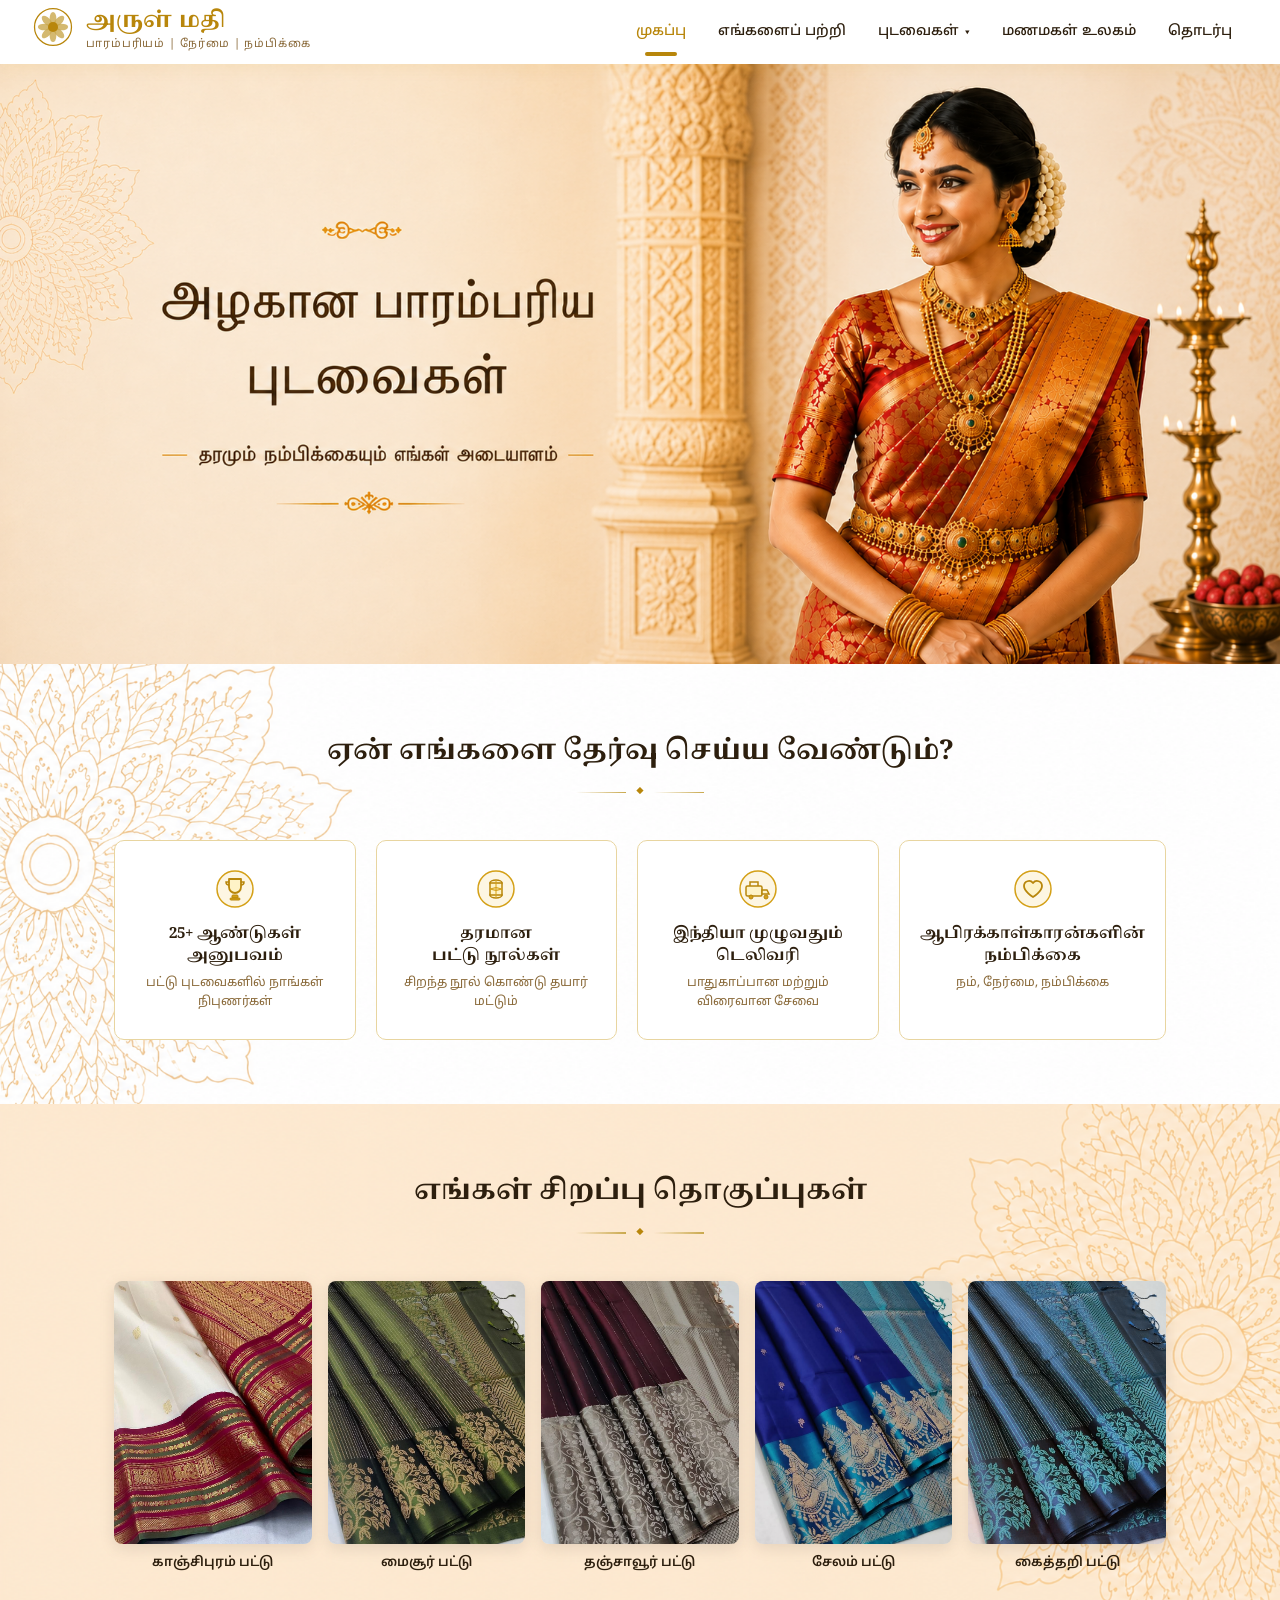
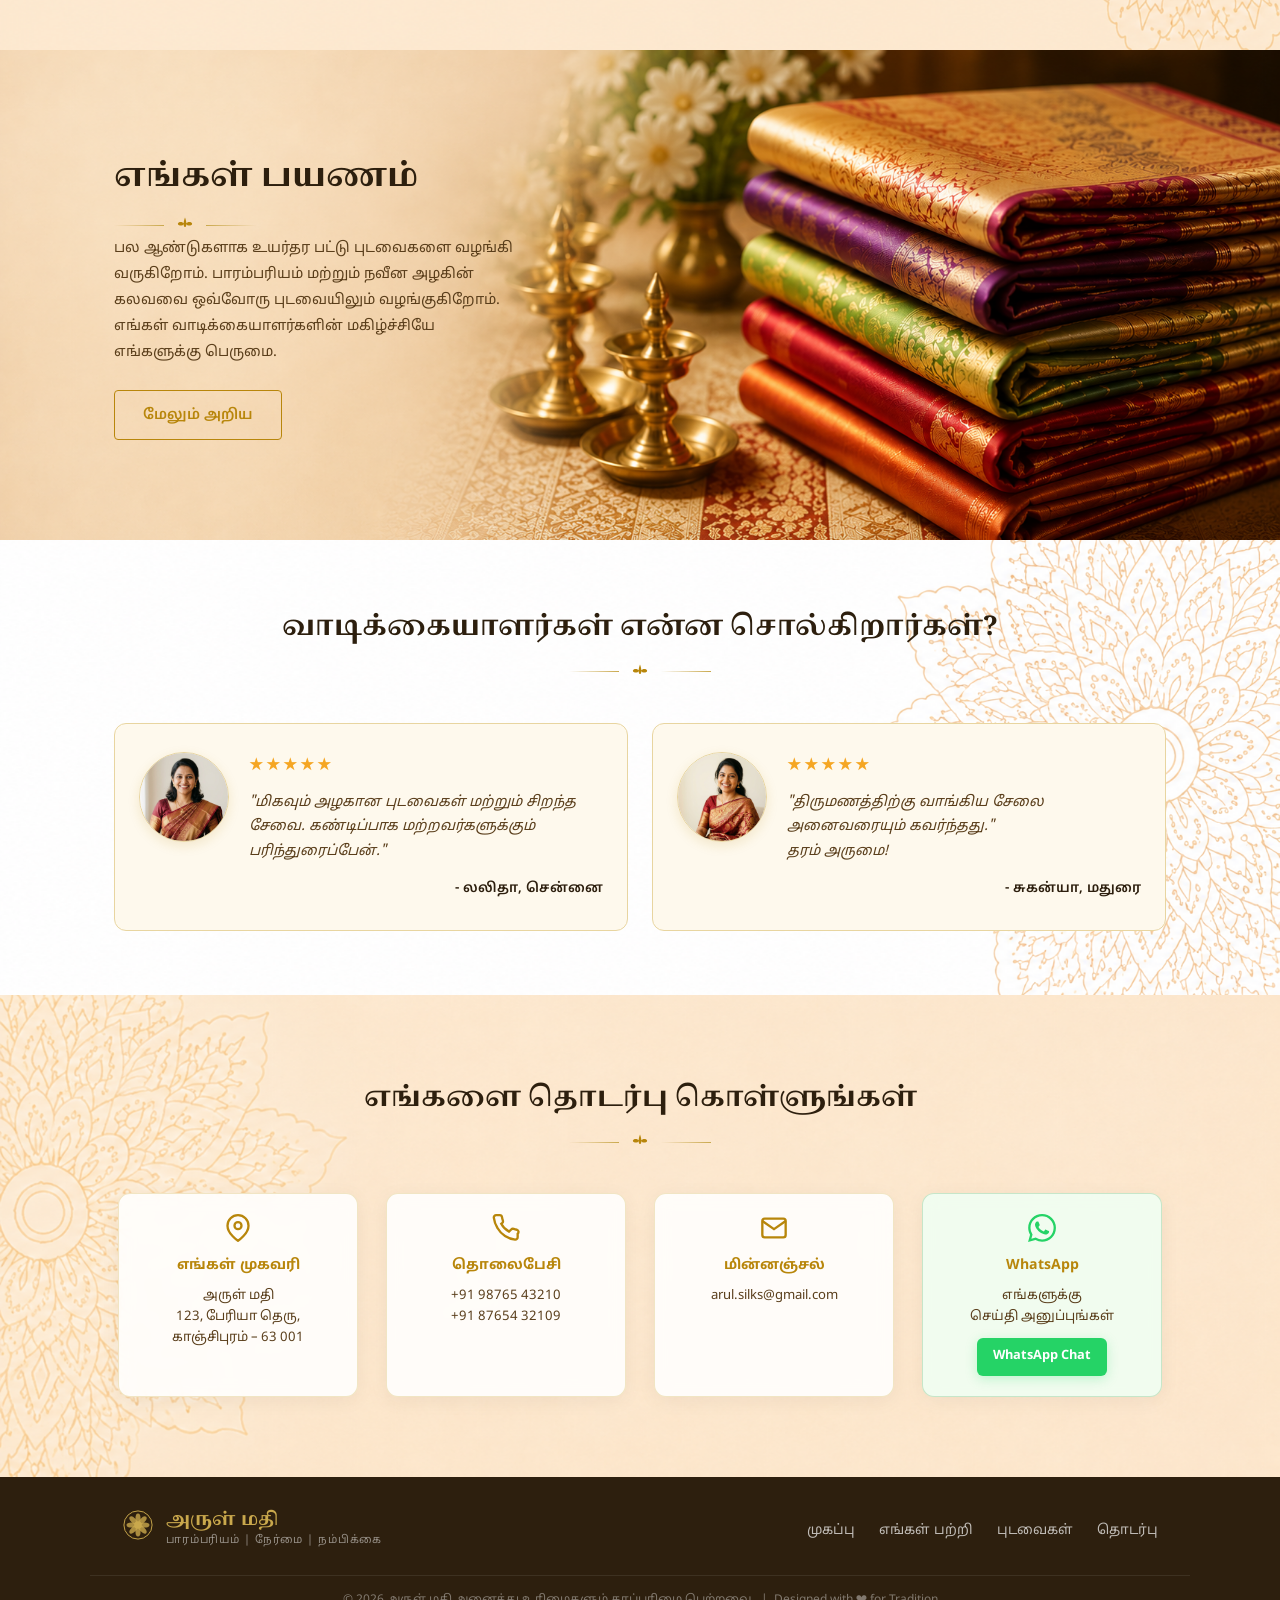
<file: index.html>
<!DOCTYPE html>
<html lang="ta">

<head>
  <meta charset="UTF-8" />
  <meta name="viewport" content="width=device-width, initial-scale=1.0" />
  <title>அருள் மதி - பாரம்பரிய பட்டு புடவைகள்</title>
  <meta name="description"
    content="அருள் மதி - 25+ ஆண்டுகள் அனுபவம். காஞ்சிபுரம் பட்டு புடவைகள், மணமகள் உலகம் மற்றும் பாரம்பரிய டிசைன்கள். தரமும் நம்பிக்கையும் எங்கள் அடையாளம்." />
  <link rel="preconnect" href="https://fonts.googleapis.com" />
  <link rel="preconnect" href="https://fonts.gstatic.com" crossorigin />
  <link
    href="https://fonts.googleapis.com/css2?family=Noto+Sans+Tamil:wght@300;400;500;600;700;800;900&family=Noto+Serif+Tamil:wght@400;500;600;700&display=swap"
    rel="stylesheet" />
  <link rel="stylesheet" href="style.css" />
</head>

<body>

  <!-- ===== HEADER / NAVBAR ===== -->
  <header class="header" id="header">
    <div class="header-top">
      <div class="logo-area">
        <div class="logo-icon">
          <svg viewBox="0 0 50 50" fill="none" xmlns="http://www.w3.org/2000/svg" width="42" height="42">
            <circle cx="25" cy="25" r="22" stroke="#b8860b" stroke-width="1.5" fill="none" />
            <!-- Lotus petals -->
            <ellipse cx="25" cy="15" rx="4" ry="8" fill="#c9a84c" opacity="0.8" />
            <ellipse cx="25" cy="15" rx="4" ry="8" fill="#c9a84c" opacity="0.8" transform="rotate(45 25 25)" />
            <ellipse cx="25" cy="15" rx="4" ry="8" fill="#c9a84c" opacity="0.8" transform="rotate(90 25 25)" />
            <ellipse cx="25" cy="15" rx="4" ry="8" fill="#c9a84c" opacity="0.8" transform="rotate(135 25 25)" />
            <ellipse cx="25" cy="15" rx="4" ry="8" fill="#c9a84c" opacity="0.8" transform="rotate(180 25 25)" />
            <ellipse cx="25" cy="15" rx="4" ry="8" fill="#c9a84c" opacity="0.8" transform="rotate(225 25 25)" />
            <ellipse cx="25" cy="15" rx="4" ry="8" fill="#c9a84c" opacity="0.8" transform="rotate(270 25 25)" />
            <ellipse cx="25" cy="15" rx="4" ry="8" fill="#c9a84c" opacity="0.8" transform="rotate(315 25 25)" />
            <circle cx="25" cy="25" r="6" fill="#b8860b" />
          </svg>
        </div>
        <div class="logo-text">
          <span class="logo-name">அருள் மதி</span>
          <span class="logo-tagline">பாரம்பரியம் | நேர்மை | நம்பிக்கை</span>
        </div>
      </div>
      <nav class="navbar" id="navbar">
        <ul class="nav-links">
          <li><a href="#home" class="nav-link active" id="nav-home">முகப்பு</a></li>
          <li><a href="#about" class="nav-link" id="nav-about">எங்களைப் பற்றி</a></li>
          <li class="dropdown">
            <a href="products.html" class="nav-link" id="nav-collections">புடவைகள் <span class="arrow">▾</span></a>
            <ul class="dropdown-menu">
              <li><a href="products.html">காஞ்சிபுரம் பட்டு</a></li>
              <li><a href="bridal.html">மணமகள் உலகம்</a></li>
              <li><a href="products.html">சில்க் புடவைகள்</a></li>
              <li><a href="products.html">பார்ட்டி வேர்</a></li>
            </ul>
          </li>
          <li><a href="products.html" class="nav-link" id="nav-bridal">மணமகள் உலகம்</a></li>
          <li><a href="#contact" class="nav-link" id="nav-contact">தொடர்பு</a></li>
        </ul>
      </nav>
    </div>
  </header>

  <!-- ===== HERO SECTION ===== -->
  <section class="hero" id="home">
    <div class="hero-content">
      <div class="hero-text">
        <!-- <a href="#collections" class="btn-primary hero-btn">
          <span class="btn-text">புடவைகள் பார்க்க</span>
        </a> -->
      </div>
    </div>
  </section>


  <!-- ===== WHY CHOOSE US ===== -->
  <section class="why-us" id="why-us">
    <div class="container">
      <div class="section-header">
        <h2 class="section-title">ஏன் எங்களை தேர்வு செய்ய வேண்டும்?</h2>
        <div class="title-deco">
          <span class="deco-line-sm"></span>
          <span class="deco-diamond">◆</span>
          <span class="deco-line-sm"></span>
        </div>
      </div>
      <div class="features-grid">
        <div class="feature-card" id="feature-experience">
          <div class="feature-icon">
            <svg viewBox="0 0 40 40" width="40" height="40" fill="none">
              <circle cx="20" cy="20" r="18" fill="#fdf6e3" stroke="#d4a017" stroke-width="1.5" />
              <!-- Trophy -->
              <path d="M14 10h12v8a6 6 0 0 1-12 0V10z" stroke="#b8860b" stroke-width="1.8" stroke-linejoin="round"
                fill="#fef3c7" />
              <path d="M14 13H11a3 3 0 0 0 3 3" stroke="#b8860b" stroke-width="1.5" />
              <path d="M26 13h3a3 3 0 0 1-3 3" stroke="#b8860b" stroke-width="1.5" />
              <rect x="17" y="26" width="6" height="3" rx="1" fill="#d4a017" stroke="#b8860b" stroke-width="1" />
              <rect x="15" y="29" width="10" height="2" rx="1" fill="#d4a017" stroke="#b8860b" stroke-width="1" />
            </svg>
          </div>
          <h3 class="feature-title">25+ ஆண்டுகள்<br />அனுபவம்</h3>
          <p class="feature-desc">பட்டு புடவைகளில் நாங்கள் நிபுணர்கள்</p>
        </div>
        <div class="feature-card" id="feature-quality">
          <div class="feature-icon">
            <svg viewBox="0 0 40 40" width="40" height="40" fill="none">
              <circle cx="20" cy="20" r="18" fill="#fdf6e3" stroke="#d4a017" stroke-width="1.5" />
              <!-- Thread spool -->
              <ellipse cx="20" cy="14" rx="6" ry="3" fill="#fef3c7" stroke="#b8860b" stroke-width="1.5" />
              <ellipse cx="20" cy="26" rx="6" ry="3" fill="#fef3c7" stroke="#b8860b" stroke-width="1.5" />
              <rect x="14" y="14" width="12" height="12" fill="#fef3c7" stroke="#b8860b" stroke-width="1.5" />
              <line x1="20" y1="12" x2="20" y2="28" stroke="#d4a017" stroke-width="1" />
              <path d="M14 20 Q20 17 26 20 Q20 23 14 20z" stroke="#d4a017" stroke-width="1" fill="#d4a01744" />
            </svg>
          </div>
          <h3 class="feature-title">தரமான<br />பட்டு நூல்கள்</h3>
          <p class="feature-desc">சிறந்த நூல் கொண்டு தயார் மட்டும்</p>
        </div>
        <div class="feature-card" id="feature-delivery">
          <div class="feature-icon">
            <svg viewBox="0 0 40 40" width="40" height="40" fill="none">
              <circle cx="20" cy="20" r="18" fill="#fdf6e3" stroke="#d4a017" stroke-width="1.5" />
              <!-- Delivery truck -->
              <rect x="8" y="17" width="16" height="10" rx="1.5" fill="#fef3c7" stroke="#b8860b" stroke-width="1.5" />
              <path d="M24 21h5l2 4H24V21z" fill="#fef3c7" stroke="#b8860b" stroke-width="1.5" />
              <circle cx="13" cy="28" r="2" fill="#d4a017" stroke="#b8860b" stroke-width="1" />
              <circle cx="28" cy="28" r="2" fill="#d4a017" stroke="#b8860b" stroke-width="1" />
              <path d="M12 17V13h8v4" stroke="#b8860b" stroke-width="1.5" fill="none" />
            </svg>
          </div>
          <h3 class="feature-title">இந்தியா முழுவதும்<br />டெலிவரி</h3>
          <p class="feature-desc">பாதுகாப்பான மற்றும் விரைவான சேவை</p>
        </div>
        <div class="feature-card" id="feature-trust">
          <div class="feature-icon">
            <svg viewBox="0 0 40 40" width="40" height="40" fill="none">
              <circle cx="20" cy="20" r="18" fill="#fdf6e3" stroke="#d4a017" stroke-width="1.5" />
              <!-- Heart -->
              <path d="M20 28s-9-5.5-9-11a5 5 0 0 1 9-3 5 5 0 0 1 9 3c0 5.5-9 11-9 11z" fill="#fef3c7" stroke="#b8860b"
                stroke-width="1.8" stroke-linejoin="round" />
            </svg>
          </div>
          <h3 class="feature-title">ஆபிரக்காள்காரன்களின்<br />நம்பிக்கை</h3>
          <p class="feature-desc">நம், நேர்மை, நம்பிக்கை</p>
        </div>
      </div>
    </div>
  </section>

  <!-- ===== COLLECTIONS SECTION ===== -->
  <section class="collections" id="collections">
    <div class="container">
      <div class="section-header">
        <h2 class="section-title">எங்கள் சிறப்பு தொகுப்புகள்</h2>
        <div class="title-deco">
          <span class="deco-line-sm"></span>
          <span class="deco-diamond">◆</span>
          <span class="deco-line-sm"></span>
        </div>
      </div>
      <div class="collections-grid">
        <a href="products.html" class="collection-card" id="collection-kanchipuram" style="text-decoration:none;">
          <div class="collection-img-wrap">
            <img src="ts1.jpg" alt="காஞ்சிபுரம் பட்டு" />
            <div class="collection-overlay">
              <span>பார்க்க</span>
            </div>
          </div>
          <p class="collection-name">காஞ்சிபுரம் பட்டு</p>
        </a>
        <a href="products.html" class="collection-card" id="collection-bridal" style="text-decoration:none;">
          <div class="collection-img-wrap">
            <img src="ts4.jpg" alt="மைசூர் பட்டு" />
            <div class="collection-overlay">
              <span>பார்க்க</span>
            </div>
          </div>
          <p class="collection-name">மைசூர் பட்டு</p>
        </a>
        <a href="products.html" class="collection-card" id="collection-soft" style="text-decoration:none;">
          <div class="collection-img-wrap">
            <img src="ts2.jpg" alt="தஞ்சாவூர் பட்டு" />
            <div class="collection-overlay">
              <span>பார்க்க</span>
            </div>
          </div>
          <p class="collection-name">தஞ்சாவூர் பட்டு</p>
        </a>
        <a href="products.html" class="collection-card" id="collection-party" style="text-decoration:none;">
          <div class="collection-img-wrap">
            <img src="ts3.jpg" alt="சேலம் பட்டு" />
            <div class="collection-overlay">
              <span>பார்க்க</span>
            </div>
          </div>
          <p class="collection-name">சேலம் பட்டு</p>
        </a>
        <a href="products.html" class="collection-card" id="collection-traditional" style="text-decoration:none;">
          <div class="collection-img-wrap">
            <img src="ts4.jpg" alt="கைத்தறி பட்டு" style="filter: hue-rotate(140deg) saturate(1.3);" />
            <div class="collection-overlay">
              <span>பார்க்க</span>
            </div>
          </div>
          <p class="collection-name">கைத்தறி பட்டு</p>
        </a>
      </div>
    </div>
  </section>

  <!-- ===== OUR JOURNEY SECTION ===== -->
  <section class="journey" id="about">
    <div class="container">
      <div class="journey-inner">
        <div class="journey-text">
          <h2 class="journey-heading">எங்கள் பயணம்</h2>
          <div class="title-deco left-aligned">
            <span class="deco-line-sm"></span>
            <svg class="deco-lotus" viewBox="0 0 64 64" width="22" height="22" fill="currentColor">
              <!-- Center petal -->
              <path d="M32 10c-2 6-4 12-4 18 0 6 2 10 4 10s4-4 4-10c0-6-2-12-4-18z" />
              <!-- Left petal -->
              <path d="M30 28c-4-4-10-6-15-4-5 2-5 7 0 9 5 2 11 0 15-5z" />
              <!-- Right petal -->
              <path d="M34 28c4-4 10-6 15-4 5 2 5 7 0 9-5 2-11 0-15-5z" />
            </svg>
            <span class="deco-line-sm"></span>
          </div>
          <p class="journey-para">பல ஆண்டுகளாக உயர்தர பட்டு புடவைகளை வழங்கி<br>வருகிறோம். பாரம்பரியம் மற்றும் நவீன
            அழகின்<br> கலவவை ஒவ்வோரு புடவையிலும் வழங்குகிறோம்.<br> எங்கள் வாடிக்கையாளர்களின் மகிழ்ச்சியே<br> எங்களுக்கு
            பெருமை.
          </p>
          <a href="#contact" class="btn-outline" id="journey-cta">மேலும் அறிய</a>
        </div>
        <div class="journey-image">
          <img src="t6.png" alt="பட்டு புடவைகள் தொகுப்பு" />
        </div>
      </div>
    </div>
  </section>

  <!-- ===== TESTIMONIALS SECTION ===== -->
  <section class="testimonials" id="testimonials">
    <div class="container">
      <div class="section-header">
        <h2 class="section-title">வாடிக்கையாளர்கள் என்ன சொல்கிறார்கள்?</h2>
        <div class="title-deco">
          <span class="deco-line-sm"></span>
          <svg class="deco-lotus" viewBox="0 0 64 64" width="22" height="22" fill="currentColor">
            <!-- Center petal -->
            <path d="M32 10c-2 6-4 12-4 18 0 6 2 10 4 10s4-4 4-10c0-6-2-12-4-18z" />
            <!-- Left petal -->
            <path d="M30 28c-4-4-10-6-15-4-5 2-5 7 0 9 5 2 11 0 15-5z" />
            <!-- Right petal -->
            <path d="M34 28c4-4 10-6 15-4 5 2 5 7 0 9-5 2-11 0-15-5z" />
          </svg>
          <span class="deco-line-sm"></span>
        </div>
      </div>
      <div class="testimonials-grid">
        <div class="testimonial-card" id="testimonial-1">
          <div class="testimonial-avatar-wrap">
            <img class="testimonial-avatar" src="customer_lalitha.png" alt="லலிதா, சென்னை" />
          </div>
          <div class="testimonial-content">
            <div class="stars">★★★★★</div>
            <blockquote class="testimonial-quote">
              "மிகவும் அழகான புடவைகள் மற்றும் சிறந்த சேவை. கண்டிப்பாக மற்றவர்களுக்கும் பரிந்துரைப்பேன்."
            </blockquote>
            <div class="testimonial-author">
              <span class="author-name">- லலிதா, சென்னை</span>
            </div>
          </div>
        </div>
        <div class="testimonial-card" id="testimonial-2">
          <div class="testimonial-avatar-wrap">
            <img class="testimonial-avatar" src="customer_suganya.png" alt="சுகன்யா, மதுரை" />
          </div>
          <div class="testimonial-content">
            <div class="stars">★★★★★</div>
            <blockquote class="testimonial-quote">
              "திருமணத்திற்கு வாங்கிய சேலை அனைவரையும் கவர்ந்தது."<br>தரம் அருமை!
            </blockquote>
            <div class="testimonial-author">
              <span class="author-name">- சுகன்யா, மதுரை</span>
            </div>
          </div>
        </div>
      </div>
    </div>
  </section>

  <!-- ===== CONTACT SECTION ===== -->
  <section class="contact" id="contact">
    <div class="container">
      <div class="section-header">
        <h2 class="section-title">எங்களை தொடர்பு கொள்ளுங்கள்</h2>
        <div class="title-deco">
          <span class="deco-line-sm"></span>
          <svg class="deco-lotus" viewBox="0 0 64 64" width="22" height="22" fill="currentColor">
            <!-- Center petal -->
            <path d="M32 10c-2 6-4 12-4 18 0 6 2 10 4 10s4-4 4-10c0-6-2-12-4-18z" />
            <!-- Left petal -->
            <path d="M30 28c-4-4-10-6-15-4-5 2-5 7 0 9 5 2 11 0 15-5z" />
            <!-- Right petal -->
            <path d="M34 28c4-4 10-6 15-4 5 2 5 7 0 9-5 2-11 0-15-5z" />
          </svg>
          <span class="deco-line-sm"></span>
        </div>
      </div>
      <div class="contact-grid">
        <div class="contact-card" id="contact-address">
          <div class="contact-icon">
            <svg width="28" height="28" viewBox="0 0 24 24" fill="none" stroke="#b8860b" stroke-width="2">
              <path d="M21 10c0 7-9 13-9 13s-9-6-9-13a9 9 0 0 1 18 0z" />
              <circle cx="12" cy="10" r="3" />
            </svg>
          </div>
          <h3 class="contact-label">எங்கள் முகவரி</h3>
          <p class="contact-detail">
            அருள் மதி<br />
            123, பேரியா தெரு,<br />
            காஞ்சிபுரம் – 63 001
          </p>
        </div>
        <div class="contact-card" id="contact-phone">
          <div class="contact-icon">
            <svg width="28" height="28" viewBox="0 0 24 24" fill="none" stroke="#b8860b" stroke-width="2">
              <path
                d="M22 16.92v3a2 2 0 0 1-2.18 2 19.79 19.79 0 0 1-8.63-3.07A19.5 19.5 0 0 1 4.69 12 19.79 19.79 0 0 1 1.61 3.4 2 2 0 0 1 3.58 1h3a2 2 0 0 1 2 1.72c.127.96.361 1.903.7 2.81a2 2 0 0 1-.45 2.11L7.91 8.37a16 16 0 0 0 6.72 6.72l1.83-1.83a2 2 0 0 1 2.11-.45c.907.339 1.85.573 2.81.7A2 2 0 0 1 22 16.92z" />
            </svg>
          </div>
          <h3 class="contact-label">தொலைபேசி</h3>
          <p class="contact-detail">
            <a href="tel:+919876543210">+91 98765 43210</a><br />
            <a href="tel:+918765432109">+91 87654 32109</a>
          </p>
        </div>
        <div class="contact-card" id="contact-email">
          <div class="contact-icon">
            <svg width="28" height="28" viewBox="0 0 24 24" fill="none" stroke="#b8860b" stroke-width="2">
              <path d="M4 4h16c1.1 0 2 .9 2 2v12c0 1.1-.9 2-2 2H4c-1.1 0-2-.9-2-2V6c0-1.1.9-2 2-2z" />
              <polyline points="22,6 12,13 2,6" />
            </svg>
          </div>
          <h3 class="contact-label">மின்னஞ்சல்</h3>
          <p class="contact-detail">
            <a href="mailto:arul.silks@gmail.com">arul.silks@gmail.com</a>
          </p>
        </div>
        <div class="contact-card whatsapp-card" id="contact-whatsapp">
          <div class="contact-icon">
            <svg width="28" height="28" viewBox="0 0 24 24" fill="#25D366">
              <path
                d="M17.472 14.382c-.297-.149-1.758-.867-2.03-.967-.273-.099-.471-.148-.67.15-.197.297-.767.966-.94 1.164-.173.199-.347.223-.644.075-.297-.15-1.255-.463-2.39-1.475-.883-.788-1.48-1.761-1.653-2.059-.173-.297-.018-.458.13-.606.134-.133.298-.347.446-.52.149-.174.198-.298.298-.497.099-.198.05-.371-.025-.52-.075-.149-.669-1.612-.916-2.207-.242-.579-.487-.5-.669-.51-.173-.008-.371-.01-.57-.01-.198 0-.52.074-.792.372-.272.297-1.04 1.016-1.04 2.479 0 1.462 1.065 2.875 1.213 3.074.149.198 2.096 3.2 5.077 4.487.709.306 1.262.489 1.694.625.712.227 1.36.195 1.871.118.571-.085 1.758-.719 2.006-1.413.248-.694.248-1.289.173-1.413-.074-.124-.272-.198-.57-.347m-5.421 7.403h-.004a9.87 9.87 0 0 1-5.031-1.378l-.361-.214-3.741.982.998-3.648-.235-.374a9.86 9.86 0 0 1-1.51-5.26c.001-5.45 4.436-9.884 9.888-9.884 2.64 0 5.122 1.03 6.988 2.898a9.825 9.825 0 0 1 2.893 6.994c-.003 5.45-4.437 9.884-9.885 9.884m8.413-18.297A11.815 11.815 0 0 0 12.05 0C5.495 0 .16 5.335.157 11.892c0 2.096.547 4.142 1.588 5.945L.057 24l6.305-1.654a11.882 11.882 0 0 0 5.683 1.448h.005c6.554 0 11.89-5.335 11.893-11.893a11.821 11.821 0 0 0-3.48-8.413Z" />
            </svg>
          </div>
          <h3 class="contact-label">WhatsApp</h3>
          <p class="contact-detail">எங்களுக்கு<br />செய்தி அனுப்புங்கள்</p>
          <a href="https://wa.me/919876543210" class="btn-whatsapp" id="whatsapp-btn" target="_blank">WhatsApp Chat</a>
        </div>
      </div>
    </div>
  </section>

  <!-- ===== FOOTER ===== -->
  <footer class="footer" id="footer">
    <div class="footer-inner">
      <div class="footer-logo-area">
        <div class="logo-icon">
          <svg viewBox="0 0 50 50" fill="none" xmlns="http://www.w3.org/2000/svg" width="32" height="32">
            <circle cx="25" cy="25" r="22" stroke="#c9a84c" stroke-width="1.5" fill="none" />
            <ellipse cx="25" cy="15" rx="4" ry="8" fill="#c9a84c" opacity="0.8" />
            <ellipse cx="25" cy="15" rx="4" ry="8" fill="#c9a84c" opacity="0.8" transform="rotate(45 25 25)" />
            <ellipse cx="25" cy="15" rx="4" ry="8" fill="#c9a84c" opacity="0.8" transform="rotate(90 25 25)" />
            <ellipse cx="25" cy="15" rx="4" ry="8" fill="#c9a84c" opacity="0.8" transform="rotate(135 25 25)" />
            <ellipse cx="25" cy="15" rx="4" ry="8" fill="#c9a84c" opacity="0.8" transform="rotate(180 25 25)" />
            <ellipse cx="25" cy="15" rx="4" ry="8" fill="#c9a84c" opacity="0.8" transform="rotate(225 25 25)" />
            <ellipse cx="25" cy="15" rx="4" ry="8" fill="#c9a84c" opacity="0.8" transform="rotate(270 25 25)" />
            <ellipse cx="25" cy="15" rx="4" ry="8" fill="#c9a84c" opacity="0.8" transform="rotate(315 25 25)" />
            <circle cx="25" cy="25" r="6" fill="#c9a84c" />
          </svg>
        </div>
        <div class="footer-logo-text">
          <span class="logo-name">அருள் மதி</span>
          <span class="footer-tagline">பாரம்பரியம் | நேர்மை | நம்பிக்கை</span>
        </div>
      </div>
      <nav class="footer-nav">
        <a href="#home">முகப்பு</a>
        <a href="#about">எங்கள் பற்றி</a>
        <a href="#collections">புடவைகள்</a>
        <a href="#contact">தொடர்பு</a>
      </nav>
    </div>
    <div class="footer-bottom">
      <p>© 2026 அருள் மதி அனைத்து உரிமைகளும் காப்புரிமை பெற்றவை. &nbsp;|&nbsp; Designed with ❤ for Tradition</p>
    </div>
  </footer>

  <script src="script.js"></script>
</body>

</html>
</file>
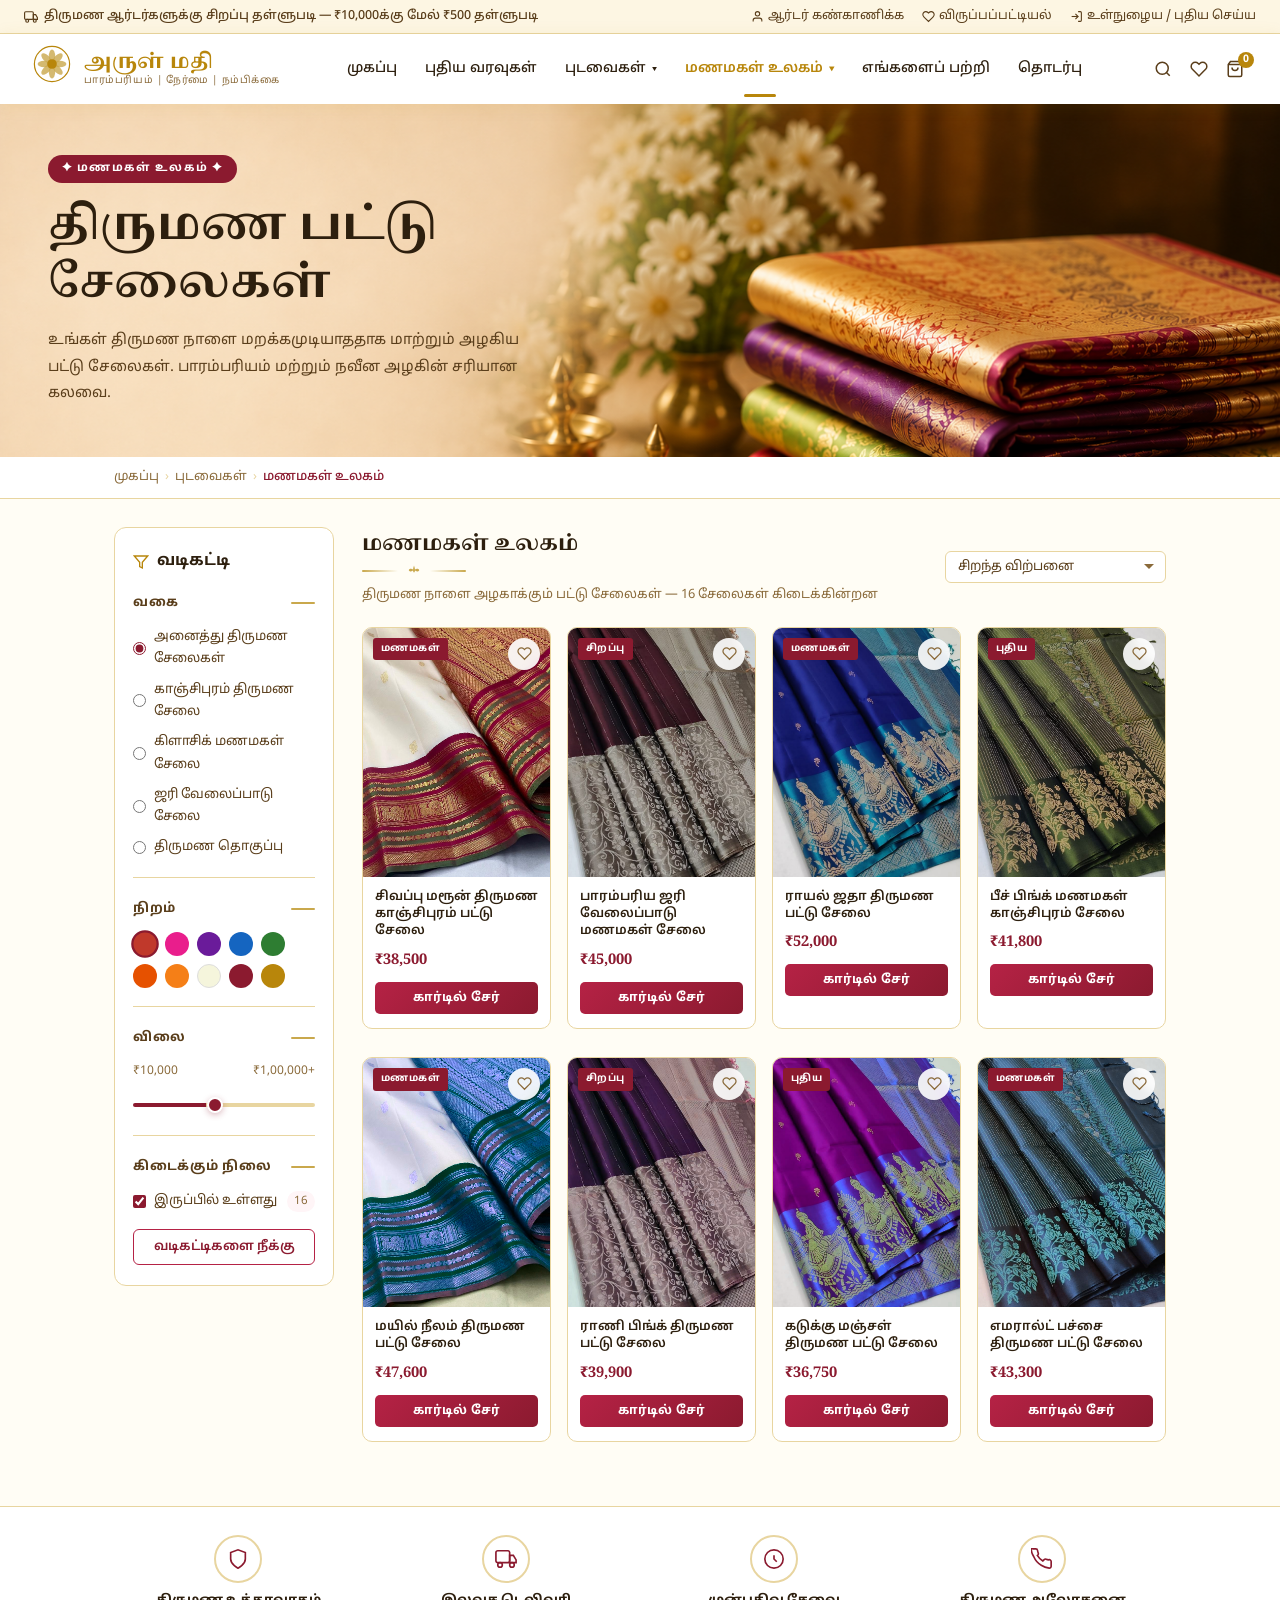
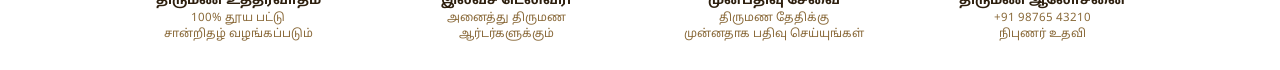
<file: bridal.html>
<!DOCTYPE html>
<html lang="ta">

<head>
  <meta charset="UTF-8" />
  <meta name="viewport" content="width=device-width, initial-scale=1.0" />
  <title>மணமகள் உலகம் - அருள் மதி</title>
  <meta name="description"
    content="திருமண சேலைகள், மணமகள் ஆடைகள் மற்றும் சிறப்பு திருமண தொகுப்புகள். உங்கள் திருமண நாளை மறக்கமுடியாததாக மாற்றுங்கள்." />
  <link rel="preconnect" href="https://fonts.googleapis.com" />
  <link rel="preconnect" href="https://fonts.gstatic.com" crossorigin />
  <link
    href="https://fonts.googleapis.com/css2?family=Noto+Sans+Tamil:wght@300;400;500;600;700;800;900&family=Noto+Serif+Tamil:wght@400;500;600;700&display=swap"
    rel="stylesheet" />
  <style>
    *,
    *::before,
    *::after {
      box-sizing: border-box;
      margin: 0;
      padding: 0;
    }

    :root {
      --gold: #b8860b;
      --gold-light: #d4a017;
      --gold-pale: #c9a84c;
      --gold-bg: #fdf6e3;
      --gold-bg2: #fef9ed;
      --cream: #fffdf5;
      --cream2: #faf5e4;
      --brown: #5a3e1b;
      --text-dark: #2d1f0e;
      --text-mid: #5a3e1b;
      --text-light: #8a6a3a;
      --border: #e8d5a0;
      --white: #ffffff;
      --shadow: 0 4px 24px rgba(184, 134, 11, 0.10);
      --shadow-hover: 0 8px 36px rgba(184, 134, 11, 0.22);
      /* Bridal accent — deep rose/crimson */
      --bridal: #8b1a2f;
      --bridal-light: #b52245;
      --bridal-bg: #fff5f7;
    }

    html { scroll-behavior: smooth; }

    body {
      font-family: 'Noto Sans Tamil', 'Noto Serif Tamil', sans-serif;
      background: var(--cream);
      color: var(--text-dark);
      line-height: 1.7;
      overflow-x: hidden;
    }

    /* =====================
       ANNOUNCEMENT BAR
       ===================== */
    .announcement-bar {
      background: var(--gold-bg);
      border-bottom: 1px solid var(--border);
      padding: 6px 24px;
      display: flex;
      align-items: center;
      justify-content: space-between;
      font-size: 0.78rem;
      color: var(--text-mid);
      gap: 12px;
    }

    .announce-left {
      display: flex;
      align-items: center;
      gap: 6px;
      font-weight: 500;
    }

    .announce-right {
      display: flex;
      align-items: center;
      gap: 18px;
    }

    .announce-right a {
      color: var(--text-mid);
      text-decoration: none;
      display: flex;
      align-items: center;
      gap: 4px;
      transition: color 0.2s;
      font-size: 0.78rem;
    }

    .announce-right a:hover { color: var(--gold); }

    /* =====================
       HEADER
       ===================== */
    .header {
      background: var(--white);
      position: sticky;
      top: 0;
      z-index: 1000;
      box-shadow: 0 2px 16px rgba(184, 134, 11, 0.10);
    }

    .header-inner {
      width: 100%;
      padding: 0 32px;
      display: flex;
      align-items: center;
      justify-content: space-between;
      height: 70px;
      gap: 24px;
    }

    .logo-area {
      display: flex;
      align-items: center;
      gap: 12px;
      text-decoration: none;
      flex-shrink: 0;
    }

    .logo-text { display: flex; flex-direction: column; line-height: 1.2; }

    .logo-name {
      font-family: 'Noto Serif Tamil', serif;
      font-size: 1.25rem;
      font-weight: 700;
      color: var(--gold);
      letter-spacing: 0.01em;
    }

    .logo-tagline {
      font-size: 0.62rem;
      color: var(--text-light);
      letter-spacing: 0.06em;
    }

    .navbar {
      flex: 1;
      display: flex;
      justify-content: center;
      min-width: 0;
    }

    .nav-links {
      list-style: none;
      display: flex;
      align-items: center;
      flex-wrap: nowrap;
    }

    .nav-link {
      display: block;
      padding: 24px 14px;
      font-size: 0.88rem;
      font-weight: 500;
      color: var(--text-dark);
      text-decoration: none;
      position: relative;
      transition: color 0.2s;
      white-space: nowrap;
    }

    .nav-link::after {
      content: '';
      position: absolute;
      bottom: 8px;
      left: 50%;
      width: 32px;
      height: 3px;
      background: var(--gold);
      transform: translateX(-50%) scaleX(0);
      transform-origin: center;
      transition: transform 0.25s ease;
      border-radius: 2px;
    }

    .nav-link:hover,
    .nav-link.active { color: var(--gold); }

    .nav-link:hover::after,
    .nav-link.active::after { transform: translateX(-50%) scaleX(1); }

    .nav-link.active { font-weight: 600; }

    .dropdown { position: relative; }

    .dropdown-menu {
      display: none;
      position: absolute;
      top: calc(100% + 4px);
      left: 0;
      background: var(--white);
      border: 1px solid var(--border);
      border-radius: 8px;
      box-shadow: var(--shadow-hover);
      min-width: 180px;
      list-style: none;
      padding: 8px 0;
      z-index: 100;
    }

    .dropdown:hover .dropdown-menu { display: block; }

    .dropdown-menu li a {
      display: block;
      padding: 8px 18px;
      font-size: 0.88rem;
      color: var(--text-mid);
      text-decoration: none;
      transition: background 0.2s, color 0.2s;
    }

    .dropdown-menu li a:hover {
      background: var(--gold-bg);
      color: var(--gold);
    }

    .arrow { font-size: 0.72rem; margin-left: 2px; }

    .header-actions {
      display: flex;
      align-items: center;
      gap: 10px;
      flex-shrink: 0;
      justify-content: flex-end;
    }

    .header-actions button,
    .header-actions a {
      background: none;
      border: none;
      cursor: pointer;
      color: var(--text-mid);
      display: flex;
      align-items: center;
      gap: 4px;
      text-decoration: none;
      font-size: 0.82rem;
      transition: color 0.2s;
      padding: 4px;
      position: relative;
    }

    .header-actions button:hover,
    .header-actions a:hover { color: var(--gold); }

    .cart-badge {
      position: absolute;
      top: -4px;
      right: -6px;
      background: var(--gold);
      color: white;
      border-radius: 50%;
      width: 16px;
      height: 16px;
      font-size: 0.65rem;
      display: flex;
      align-items: center;
      justify-content: center;
      font-weight: 700;
    }

    .phone-link {
      font-size: 0.76rem;
      color: var(--gold) !important;
      font-weight: 600;
      border-left: 1px solid var(--border);
      padding-left: 10px;
      white-space: nowrap;
    }

    /* =====================
       BRIDAL HERO BANNER
       ===================== */
    .product-hero {
      background-image: url('t6.png');
      background-size: cover;
      background-position: center top;
      background-repeat: no-repeat;
      min-height: 300px;
      display: flex;
      align-items: center;
      justify-content: flex-start;
      padding: 50px 0;
    }

    .product-hero-content {
      width: 44%;
      padding: 0 24px 0 48px;
    }

    .product-hero *,
    .product-hero *:link,
    .product-hero *:visited {
      text-decoration: none !important;
      -webkit-text-decoration: none !important;
    }

    .hero-badge {
      display: inline-block;
      background: var(--bridal);
      color: white;
      font-size: 0.72rem;
      font-weight: 700;
      letter-spacing: 0.1em;
      text-transform: uppercase;
      padding: 4px 14px;
      border-radius: 20px;
      margin-bottom: 14px;
    }

    .product-hero-title {
      font-family: 'Noto Serif Tamil', serif;
      font-size: clamp(1.8rem, 4vw, 2.8rem);
      font-weight: 700;
      color: #2d1f0e !important;
      line-height: 1.3;
      margin-bottom: 14px;
      text-decoration: none !important;
    }

    .product-hero-desc {
      font-size: 0.92rem;
      color: #5a3e1b !important;
      line-height: 1.8;
      text-decoration: none !important;
    }

    /* =====================
       BREADCRUMB
       ===================== */
    .breadcrumb {
      background: var(--white);
      border-bottom: 1px solid var(--border);
      padding: 10px 0;
    }

    .breadcrumb-inner {
      max-width: 1100px;
      margin: 0 auto;
      padding: 0 24px;
      display: flex;
      align-items: center;
      gap: 6px;
      font-size: 0.80rem;
      color: var(--text-light);
    }

    .breadcrumb-inner a {
      color: var(--text-light);
      text-decoration: none;
      transition: color 0.2s;
    }

    .breadcrumb-inner a:hover { color: var(--gold); }
    .breadcrumb-sep { color: var(--border); }

    .breadcrumb-current {
      color: var(--bridal);
      font-weight: 500;
    }

    /* =====================
       MAIN LAYOUT
       ===================== */
    .shop-main {
      max-width: 1100px;
      margin: 0 auto;
      padding: 28px 24px;
      display: grid;
      grid-template-columns: 220px 1fr;
      gap: 28px;
      align-items: start;
    }

    /* =====================
       FILTER SIDEBAR
       ===================== */
    .filter-sidebar {
      background: var(--white);
      border: 1.5px solid var(--border);
      border-radius: 12px;
      padding: 20px 18px;
      position: sticky;
      top: 80px;
    }

    .filter-title {
      font-size: 1rem;
      font-weight: 700;
      color: var(--text-dark);
      margin-bottom: 16px;
      display: flex;
      align-items: center;
      gap: 8px;
    }

    .filter-title svg { color: var(--gold); }

    .filter-section {
      margin-bottom: 20px;
      padding-bottom: 18px;
      border-bottom: 1px solid var(--border);
    }

    .filter-section:last-of-type {
      border-bottom: none;
      margin-bottom: 0;
      padding-bottom: 0;
    }

    .filter-section-label {
      font-size: 0.82rem;
      font-weight: 700;
      color: var(--text-mid);
      letter-spacing: 0.05em;
      text-transform: uppercase;
      margin-bottom: 12px;
      display: flex;
      align-items: center;
      justify-content: space-between;
    }

    .filter-section-label .filter-deco {
      width: 24px;
      height: 2px;
      background: var(--gold-pale);
      border-radius: 2px;
    }

    .filter-options {
      display: flex;
      flex-direction: column;
      gap: 8px;
    }

    .filter-option {
      display: flex;
      align-items: center;
      gap: 8px;
      font-size: 0.82rem;
      color: var(--text-mid);
      cursor: pointer;
    }

    .filter-option input[type="radio"] {
      accent-color: var(--bridal);
      cursor: pointer;
    }

    .filter-option:hover { color: var(--bridal); }

    .color-swatches {
      display: flex;
      flex-wrap: wrap;
      gap: 8px;
    }

    .color-swatch {
      width: 24px;
      height: 24px;
      border-radius: 50%;
      cursor: pointer;
      border: 2px solid transparent;
      transition: border-color 0.2s, transform 0.2s;
    }

    .color-swatch:hover,
    .color-swatch.active {
      border-color: var(--bridal);
      transform: scale(1.15);
    }

    .price-range-labels {
      display: flex;
      justify-content: space-between;
      font-size: 0.75rem;
      color: var(--text-light);
      margin-bottom: 8px;
    }

    .price-slider {
      width: 100%;
      -webkit-appearance: none;
      appearance: none;
      height: 4px;
      border-radius: 4px;
      background: linear-gradient(to right, var(--bridal) 40%, var(--border) 40%);
      outline: none;
    }

    .price-slider::-webkit-slider-thumb {
      -webkit-appearance: none;
      width: 16px;
      height: 16px;
      border-radius: 50%;
      background: var(--bridal);
      cursor: pointer;
      border: 2px solid white;
      box-shadow: 0 2px 6px rgba(139, 26, 47, 0.3);
    }

    .avail-option {
      display: flex;
      align-items: center;
      gap: 8px;
      font-size: 0.82rem;
      color: var(--text-mid);
      cursor: pointer;
    }

    .avail-option input[type="checkbox"] {
      accent-color: var(--bridal);
      cursor: pointer;
    }

    .avail-count {
      margin-left: auto;
      font-size: 0.72rem;
      color: var(--text-light);
      background: var(--bridal-bg);
      border-radius: 20px;
      padding: 1px 7px;
    }

    .btn-clear-filters {
      display: block;
      width: 100%;
      margin-top: 16px;
      padding: 9px 0;
      border: 1.5px solid var(--bridal-light);
      background: transparent;
      color: var(--bridal);
      border-radius: 6px;
      font-size: 0.82rem;
      font-weight: 600;
      cursor: pointer;
      font-family: 'Noto Sans Tamil', sans-serif;
      transition: all 0.25s;
    }

    .btn-clear-filters:hover {
      background: var(--bridal);
      color: white;
      border-color: var(--bridal);
    }

    /* =====================
       PRODUCTS PANEL
       ===================== */
    .products-panel { min-width: 0; }

    .products-header {
      display: flex;
      align-items: center;
      justify-content: space-between;
      margin-bottom: 20px;
      flex-wrap: wrap;
      gap: 12px;
    }

    .products-title {
      font-family: 'Noto Serif Tamil', serif;
      font-size: 1.3rem;
      font-weight: 700;
      color: var(--text-dark);
    }

    .products-meta {
      font-size: 0.80rem;
      color: var(--text-light);
      margin-top: 2px;
    }

    .sort-select {
      padding: 7px 30px 7px 12px;
      border: 1.5px solid var(--border);
      border-radius: 6px;
      background: var(--white);
      color: var(--text-mid);
      font-size: 0.82rem;
      font-family: 'Noto Sans Tamil', sans-serif;
      cursor: pointer;
      appearance: none;
      background-image: url("data:image/svg+xml,%3Csvg xmlns='http://www.w3.org/2000/svg' width='12' height='12' viewBox='0 0 12 12'%3E%3Cpath fill='%238a6a3a' d='M6 8L1 3h10z'/%3E%3C/svg%3E");
      background-repeat: no-repeat;
      background-position: right 10px center;
      outline: none;
      transition: border-color 0.2s;
    }

    .sort-select:focus { border-color: var(--gold-pale); }

    .section-deco {
      display: flex;
      align-items: center;
      gap: 8px;
      margin-bottom: 6px;
    }

    .deco-line-sm {
      width: 36px;
      height: 1.5px;
      background: linear-gradient(to right, transparent, var(--gold-pale));
      border-radius: 2px;
    }

    .deco-line-sm.left {
      background: linear-gradient(to left, transparent, var(--gold-pale));
    }

    /* =====================
       PRODUCT GRID
       ===================== */
    .products-grid {
      display: grid;
      grid-template-columns: repeat(4, 1fr);
      gap: 16px;
      margin-bottom: 28px;
    }

    .product-card {
      background: var(--white);
      border: 1.5px solid var(--border);
      border-radius: 10px;
      overflow: hidden;
      transition: all 0.3s ease;
      position: relative;
    }

    .product-card:hover {
      border-color: var(--bridal-light);
      transform: translateY(-4px);
      box-shadow: 0 8px 32px rgba(139, 26, 47, 0.18);
    }

    .product-img-wrap {
      position: relative;
      width: 100%;
      aspect-ratio: 3/4;
      overflow: hidden;
    }

    .product-img-wrap img {
      width: 100%;
      height: 100%;
      object-fit: cover;
      display: block;
      transition: transform 0.4s ease;
    }

    .product-card:hover .product-img-wrap img { transform: scale(1.06); }

    /* Bridal badge on cards */
    .bridal-tag {
      position: absolute;
      top: 10px;
      left: 10px;
      background: var(--bridal);
      color: white;
      font-size: 0.62rem;
      font-weight: 700;
      padding: 3px 8px;
      border-radius: 3px;
      z-index: 2;
      letter-spacing: 0.04em;
    }

    .wishlist-btn {
      position: absolute;
      top: 10px;
      right: 10px;
      background: rgba(255, 255, 255, 0.90);
      border: none;
      border-radius: 50%;
      width: 32px;
      height: 32px;
      display: flex;
      align-items: center;
      justify-content: center;
      cursor: pointer;
      transition: background 0.2s, transform 0.2s;
      z-index: 2;
      backdrop-filter: blur(4px);
    }

    .wishlist-btn:hover {
      background: var(--white);
      transform: scale(1.15);
    }

    .wishlist-btn svg { color: var(--text-light); transition: color 0.2s; }
    .wishlist-btn:hover svg { color: #e05c5c; }
    .wishlist-btn.active svg { color: #e05c5c; fill: #e05c5c; }

    .product-info { padding: 12px 12px 14px; }

    .product-name {
      font-size: 0.80rem;
      font-weight: 600;
      color: var(--text-dark);
      line-height: 1.35;
      margin-bottom: 6px;
      min-height: 2.4em;
    }

    .product-price {
      font-size: 0.92rem;
      font-weight: 700;
      color: var(--bridal);
      margin-bottom: 10px;
      font-family: 'Noto Serif Tamil', serif;
    }

    .btn-add-cart {
      display: block;
      width: 100%;
      padding: 8px 0;
      background: linear-gradient(135deg, var(--bridal-light) 0%, var(--bridal) 100%);
      color: var(--white);
      border: none;
      border-radius: 5px;
      font-size: 0.78rem;
      font-weight: 700;
      cursor: pointer;
      font-family: 'Noto Sans Tamil', sans-serif;
      transition: all 0.25s ease;
      letter-spacing: 0.02em;
      position: relative;
      overflow: hidden;
    }

    .btn-add-cart::before {
      content: '';
      position: absolute;
      top: 0;
      left: -100%;
      width: 100%;
      height: 100%;
      background: linear-gradient(90deg, transparent, rgba(255,255,255,0.2), transparent);
      transition: left 0.4s ease;
    }

    .btn-add-cart:hover::before { left: 100%; }

    .btn-add-cart:hover {
      background: linear-gradient(135deg, #c7294e 0%, #6e1626 100%);
      transform: translateY(-1px);
      box-shadow: 0 4px 14px rgba(139, 26, 47, 0.35);
    }

    /* =====================
       BOTTOM FEATURES BAR
       ===================== */
    .features-bar {
      background: var(--white);
      border-top: 1px solid var(--border);
      padding: 28px 0;
      margin-top: 8px;
    }

    .features-bar-inner {
      max-width: 1100px;
      margin: 0 auto;
      padding: 0 24px;
      display: grid;
      grid-template-columns: repeat(4, 1fr);
      gap: 20px;
      text-align: center;
    }

    .feat-item {
      display: flex;
      flex-direction: column;
      align-items: center;
      gap: 10px;
    }

    .feat-icon {
      width: 48px;
      height: 48px;
      border: 2px solid var(--border);
      border-radius: 50%;
      display: flex;
      align-items: center;
      justify-content: center;
      color: var(--bridal);
      transition: all 0.3s ease;
    }

    .feat-item:hover .feat-icon {
      border-color: var(--bridal);
      background: var(--bridal-bg);
      transform: scale(1.1);
    }

    .feat-label {
      font-size: 0.82rem;
      font-weight: 700;
      color: var(--text-dark);
      line-height: 1.3;
    }

    .feat-sublabel {
      font-size: 0.72rem;
      color: var(--text-light);
      line-height: 1.4;
    }
  </style>
</head>

<body>

  <!-- ===== ANNOUNCEMENT BAR ===== -->
  <div class="announcement-bar" id="announce-bar">
    <div class="announce-left">
      <svg width="14" height="14" viewBox="0 0 24 24" fill="none" stroke="currentColor" stroke-width="2">
        <rect x="1" y="3" width="15" height="13" rx="2" />
        <path d="M16 8h4l3 5v3h-7V8z" />
        <circle cx="5.5" cy="18.5" r="2.5" />
        <circle cx="18.5" cy="18.5" r="2.5" />
      </svg>
      திருமண ஆர்டர்களுக்கு சிறப்பு தள்ளுபடி — ₹10,000க்கு மேல் ₹500 தள்ளுபடி
    </div>
    <div class="announce-right">
      <a href="#" id="nav-account-link">
        <svg width="13" height="13" viewBox="0 0 24 24" fill="none" stroke="currentColor" stroke-width="2">
          <path d="M20 21v-2a4 4 0 0 0-4-4H8a4 4 0 0 0-4 4v2" />
          <circle cx="12" cy="7" r="4" />
        </svg>
        ஆர்டர் கண்காணிக்க
      </a>
      <a href="#" id="nav-wishlist-link">
        <svg width="13" height="13" viewBox="0 0 24 24" fill="none" stroke="currentColor" stroke-width="2">
          <path d="M20.84 4.61a5.5 5.5 0 0 0-7.78 0L12 5.67l-1.06-1.06a5.5 5.5 0 0 0-7.78 7.78l1.06 1.06L12 21.23l7.78-7.78 1.06-1.06a5.5 5.5 0 0 0 0-7.78z" />
        </svg>
        விருப்பப்பட்டியல்
      </a>
      <a href="#" id="nav-login-link">
        <svg width="13" height="13" viewBox="0 0 24 24" fill="none" stroke="currentColor" stroke-width="2">
          <path d="M15 3h4a2 2 0 0 1 2 2v14a2 2 0 0 1-2 2h-4" />
          <polyline points="10 17 15 12 10 7" />
          <line x1="15" y1="12" x2="3" y2="12" />
        </svg>
        உள்நுழைய / புதிய செய்ய
      </a>
    </div>
  </div>

  <!-- ===== HEADER ===== -->
  <header class="header" id="site-header">
    <div class="header-inner">
      <!-- Logo -->
      <a href="index.html" class="logo-area" id="logo-link">
        <div class="logo-icon">
          <svg viewBox="0 0 50 50" fill="none" xmlns="http://www.w3.org/2000/svg" width="40" height="40">
            <circle cx="25" cy="25" r="22" stroke="#b8860b" stroke-width="1.5" fill="none" />
            <ellipse cx="25" cy="15" rx="4" ry="8" fill="#c9a84c" opacity="0.8" />
            <ellipse cx="25" cy="15" rx="4" ry="8" fill="#c9a84c" opacity="0.8" transform="rotate(45 25 25)" />
            <ellipse cx="25" cy="15" rx="4" ry="8" fill="#c9a84c" opacity="0.8" transform="rotate(90 25 25)" />
            <ellipse cx="25" cy="15" rx="4" ry="8" fill="#c9a84c" opacity="0.8" transform="rotate(135 25 25)" />
            <ellipse cx="25" cy="15" rx="4" ry="8" fill="#c9a84c" opacity="0.8" transform="rotate(180 25 25)" />
            <ellipse cx="25" cy="15" rx="4" ry="8" fill="#c9a84c" opacity="0.8" transform="rotate(225 25 25)" />
            <ellipse cx="25" cy="15" rx="4" ry="8" fill="#c9a84c" opacity="0.8" transform="rotate(270 25 25)" />
            <ellipse cx="25" cy="15" rx="4" ry="8" fill="#c9a84c" opacity="0.8" transform="rotate(315 25 25)" />
            <circle cx="25" cy="25" r="6" fill="#b8860b" />
          </svg>
        </div>
        <div class="logo-text">
          <span class="logo-name">அருள் மதி</span>
          <span class="logo-tagline">பாரம்பரியம் | நேர்மை | நம்பிக்கை</span>
        </div>
      </a>

      <!-- Nav -->
      <nav class="navbar" id="main-navbar">
        <ul class="nav-links">
          <li><a href="index.html" class="nav-link" id="nav-home">முகப்பு</a></li>
          <li><a href="#" class="nav-link" id="nav-new">புதிய வரவுகள்</a></li>
          <li class="dropdown">
            <a href="products.html" class="nav-link" id="nav-sarees">புடவைகள் <span class="arrow">▾</span></a>
            <ul class="dropdown-menu">
              <li><a href="products.html">காஞ்சிபுரம் பட்டு</a></li>
              <li><a href="bridal.html">மணமகள் சேலைகள்</a></li>
              <li><a href="#">சேலை வகைகள்</a></li>
              <li><a href="#">டிசைன்கள்</a></li>
            </ul>
          </li>
          <li class="dropdown">
            <a href="#" class="nav-link active" id="nav-bridal">மணமகள் உலகம் <span class="arrow">▾</span></a>
            <ul class="dropdown-menu">
              <li><a href="bridal.html">திருமண சேலைகள்</a></li>
              <li><a href="#">மணமகள் நகைகள்</a></li>
              <li><a href="#">திருமண தொகுப்பு</a></li>
            </ul>
          </li>
          <li><a href="index.html#about" class="nav-link" id="nav-about">எங்களைப் பற்றி</a></li>
          <li><a href="index.html#contact" class="nav-link" id="nav-contact">தொடர்பு</a></li>
        </ul>
      </nav>

      <!-- Actions -->
      <div class="header-actions">
        <button id="search-btn" title="தேடல்">
          <svg width="18" height="18" viewBox="0 0 24 24" fill="none" stroke="currentColor" stroke-width="2">
            <circle cx="11" cy="11" r="8" />
            <path d="M21 21l-4.35-4.35" />
          </svg>
        </button>
        <a href="#" id="wishlist-btn" title="விருப்பப்பட்டியல்" style="position:relative;">
          <svg width="18" height="18" viewBox="0 0 24 24" fill="none" stroke="currentColor" stroke-width="2">
            <path d="M20.84 4.61a5.5 5.5 0 0 0-7.78 0L12 5.67l-1.06-1.06a5.5 5.5 0 0 0-7.78 7.78l1.06 1.06L12 21.23l7.78-7.78 1.06-1.06a5.5 5.5 0 0 0 0-7.78z" />
          </svg>
        </a>
        <a href="#" id="cart-btn" title="கார்ட்" style="position:relative;">
          <svg width="18" height="18" viewBox="0 0 24 24" fill="none" stroke="currentColor" stroke-width="2">
            <path d="M6 2L3 6v14a2 2 0 002 2h14a2 2 0 002-2V6l-3-4z" />
            <line x1="3" y1="6" x2="21" y2="6" />
            <path d="M16 10a4 4 0 01-8 0" />
          </svg>
          <span class="cart-badge">0</span>
        </a>
        
      </div>
    </div>
  </header>

  <!-- ===== HERO BANNER ===== -->
  <section class="product-hero" id="product-hero">
    <div class="product-hero-content">
      <div class="hero-badge">✦ மணமகள் உலகம் ✦</div>
      <h1 class="product-hero-title">திருமண பட்டு சேலைகள்</h1>
      <p class="product-hero-desc">உங்கள் திருமண நாளை மறக்கமுடியாததாக மாற்றும் அழகிய பட்டு சேலைகள். பாரம்பரியம் மற்றும் நவீன அழகின் சரியான கலவை.</p>
    </div>
  </section>

  <!-- ===== BREADCRUMB ===== -->
  <nav class="breadcrumb" aria-label="breadcrumb" id="breadcrumb">
    <div class="breadcrumb-inner">
      <a href="index.html">முகப்பு</a>
      <span class="breadcrumb-sep">›</span>
      <a href="#">புடவைகள்</a>
      <span class="breadcrumb-sep">›</span>
      <span class="breadcrumb-current">மணமகள் உலகம்</span>
    </div>
  </nav>

  <!-- ===== SHOP MAIN ===== -->
  <main class="shop-main" id="shop-main">

    <!-- FILTER SIDEBAR -->
    <aside class="filter-sidebar" id="filter-sidebar">
      <div class="filter-title">
        <svg width="16" height="16" viewBox="0 0 24 24" fill="none" stroke="currentColor" stroke-width="2">
          <polygon points="22 3 2 3 10 12.46 10 19 14 21 14 12.46 22 3" />
        </svg>
        வடிகட்டி
      </div>

      <!-- Type filter — bridal specific -->
      <div class="filter-section">
        <div class="filter-section-label">
          வகை
          <div class="filter-deco"></div>
        </div>
        <div class="filter-options">
          <label class="filter-option">
            <input type="radio" name="bridal-type" value="all" checked /> அனைத்து திருமண சேலைகள்
          </label>
          <label class="filter-option">
            <input type="radio" name="bridal-type" value="kanjivaram" /> காஞ்சிபுரம் திருமண சேலை
          </label>
          <label class="filter-option">
            <input type="radio" name="bridal-type" value="classic" /> கிளாசிக் மணமகள் சேலை
          </label>
          <label class="filter-option">
            <input type="radio" name="bridal-type" value="zari" /> ஜரி வேலைப்பாடு சேலை
          </label>
          <label class="filter-option">
            <input type="radio" name="bridal-type" value="set" /> திருமண தொகுப்பு
          </label>
        </div>
      </div>

      <!-- Color filter -->
      <div class="filter-section">
        <div class="filter-section-label">
          நிறம்
          <div class="filter-deco"></div>
        </div>
        <div class="color-swatches">
          <div class="color-swatch active" style="background:#c0392b;" title="சிவப்பு"></div>
          <div class="color-swatch" style="background:#e91e8c;" title="பிங்க்"></div>
          <div class="color-swatch" style="background:#6a1b9a;" title="ஊதா"></div>
          <div class="color-swatch" style="background:#1565c0;" title="நீலம்"></div>
          <div class="color-swatch" style="background:#2e7d32;" title="பச்சை"></div>
          <div class="color-swatch" style="background:#e65100;" title="ஆரஞ்சு"></div>
          <div class="color-swatch" style="background:#f57f17;" title="மஞ்சள்"></div>
          <div class="color-swatch" style="background:#f5f5dc; border: 1px solid #ddd;" title="க்ரீம்"></div>
          <div class="color-swatch" style="background:#8b1a2f;" title="டீப் மரூன்"></div>
          <div class="color-swatch" style="background:#b8860b;" title="தங்க நிறம்"></div>
        </div>
      </div>

      <!-- Price filter -->
      <div class="filter-section">
        <div class="filter-section-label">
          விலை
          <div class="filter-deco"></div>
        </div>
        <div class="price-range-labels">
          <span>₹10,000</span>
          <span>₹1,00,000+</span>
        </div>
        <input type="range" class="price-slider" id="price-slider" min="10000" max="100000" value="50000" />
      </div>

      <!-- Availability -->
      <div class="filter-section">
        <div class="filter-section-label">
          கிடைக்கும் நிலை
          <div class="filter-deco"></div>
        </div>
        <label class="avail-option">
          <input type="checkbox" id="instock-filter" checked />
          இருப்பில் உள்ளது
          <span class="avail-count">16</span>
        </label>
      </div>

      <button class="btn-clear-filters" id="clear-filters-btn">வடிகட்டிகளை நீக்கு</button>
    </aside>

    <!-- PRODUCTS PANEL -->
    <section class="products-panel" id="products-panel">
      <div class="products-header">
        <div>
          <h2 class="products-title">மணமகள் உலகம்</h2>
          <div class="section-deco">
            <div class="deco-line-sm left"></div>
            <svg viewBox="0 0 64 64" width="16" height="16" fill="#c9a84c">
              <path d="M32 10c-2 6-4 12-4 18 0 6 2 10 4 10s4-4 4-10c0-6-2-12-4-18z" />
              <path d="M30 28c-4-4-10-6-15-4-5 2-5 7 0 9 5 2 11 0 15-5z" />
              <path d="M34 28c4-4 10-6 15-4 5 2 5 7 0 9-5 2-11 0-15-5z" />
            </svg>
            <div class="deco-line-sm"></div>
          </div>
          <p class="products-meta">திருமண நாளை அழகாக்கும் பட்டு சேலைகள் — 16 சேலைகள் கிடைக்கின்றன</p>
        </div>
        <select class="sort-select" id="sort-select">
          <option>சிறந்த விற்பனை</option>
          <option>விலை: குறைவு → அதிகம்</option>
          <option>விலை: அதிகம் → குறைவு</option>
          <option>புதிய வரவுகள்</option>
        </select>
      </div>

      <!-- Row 1 -->
      <div class="products-grid" id="products-grid-1">

        <div class="product-card" id="prod-1">
          <div class="product-img-wrap">
            <span class="bridal-tag">மணமகள்</span>
            <img src="ts1.jpg" alt="சிவப்பு திருமண காஞ்சிபுரம் பட்டு சேலை" />
            <button class="wishlist-btn" id="wish-1" aria-label="விருப்பத்தில் சேர்">
              <svg width="15" height="15" viewBox="0 0 24 24" fill="none" stroke="currentColor" stroke-width="2">
                <path d="M20.84 4.61a5.5 5.5 0 0 0-7.78 0L12 5.67l-1.06-1.06a5.5 5.5 0 0 0-7.78 7.78l1.06 1.06L12 21.23l7.78-7.78 1.06-1.06a5.5 5.5 0 0 0 0-7.78z" />
              </svg>
            </button>
          </div>
          <div class="product-info">
            <div class="product-name">சிவப்பு மரூன் திருமண காஞ்சிபுரம் பட்டு சேலை</div>
            <div class="product-price">₹38,500</div>
            <button class="btn-add-cart" id="cart-1">கார்டில் சேர்</button>
          </div>
        </div>

        <div class="product-card" id="prod-2">
          <div class="product-img-wrap">
            <span class="bridal-tag">சிறப்பு</span>
            <img src="ts2.jpg" alt="பாரம்பரிய கோலமயமான திருமண சேலை" />
            <button class="wishlist-btn" id="wish-2" aria-label="விருப்பத்தில் சேர்">
              <svg width="15" height="15" viewBox="0 0 24 24" fill="none" stroke="currentColor" stroke-width="2">
                <path d="M20.84 4.61a5.5 5.5 0 0 0-7.78 0L12 5.67l-1.06-1.06a5.5 5.5 0 0 0-7.78 7.78l1.06 1.06L12 21.23l7.78-7.78 1.06-1.06a5.5 5.5 0 0 0 0-7.78z" />
              </svg>
            </button>
          </div>
          <div class="product-info">
            <div class="product-name">பாரம்பரிய ஜரி வேலைப்பாடு மணமகள் சேலை</div>
            <div class="product-price">₹45,000</div>
            <button class="btn-add-cart" id="cart-2">கார்டில் சேர்</button>
          </div>
        </div>

        <div class="product-card" id="prod-3">
          <div class="product-img-wrap">
            <span class="bridal-tag">மணமகள்</span>
            <img src="ts3.jpg" alt="ராயல் ஜதா திருமண பட்டு சேலை" />
            <button class="wishlist-btn" id="wish-3" aria-label="விருப்பத்தில் சேர்">
              <svg width="15" height="15" viewBox="0 0 24 24" fill="none" stroke="currentColor" stroke-width="2">
                <path d="M20.84 4.61a5.5 5.5 0 0 0-7.78 0L12 5.67l-1.06-1.06a5.5 5.5 0 0 0-7.78 7.78l1.06 1.06L12 21.23l7.78-7.78 1.06-1.06a5.5 5.5 0 0 0 0-7.78z" />
              </svg>
            </button>
          </div>
          <div class="product-info">
            <div class="product-name">ராயல் ஜதா திருமண பட்டு சேலை</div>
            <div class="product-price">₹52,000</div>
            <button class="btn-add-cart" id="cart-3">கார்டில் சேர்</button>
          </div>
        </div>

        <div class="product-card" id="prod-4">
          <div class="product-img-wrap">
            <span class="bridal-tag">புதிய</span>
            <img src="ts4.jpg" alt="பீச் பிங்க் மணமகள் காஞ்சிபுரம் சேலை" />
            <button class="wishlist-btn" id="wish-4" aria-label="விருப்பத்தில் சேர்">
              <svg width="15" height="15" viewBox="0 0 24 24" fill="none" stroke="currentColor" stroke-width="2">
                <path d="M20.84 4.61a5.5 5.5 0 0 0-7.78 0L12 5.67l-1.06-1.06a5.5 5.5 0 0 0-7.78 7.78l1.06 1.06L12 21.23l7.78-7.78 1.06-1.06a5.5 5.5 0 0 0 0-7.78z" />
              </svg>
            </button>
          </div>
          <div class="product-info">
            <div class="product-name">பீச் பிங்க் மணமகள் காஞ்சிபுரம் சேலை</div>
            <div class="product-price">₹41,800</div>
            <button class="btn-add-cart" id="cart-4">கார்டில் சேர்</button>
          </div>
        </div>

      </div><!-- end grid 1 -->

      <!-- Row 2 -->
      <div class="products-grid" id="products-grid-2">

        <div class="product-card" id="prod-5">
          <div class="product-img-wrap">
            <span class="bridal-tag">மணமகள்</span>
            <img src="ts1.jpg" alt="மயில் நீலம் திருமண பட்டு சேலை" style="filter: hue-rotate(200deg) saturate(1.3);" />
            <button class="wishlist-btn" id="wish-5" aria-label="விருப்பத்தில் சேர்">
              <svg width="15" height="15" viewBox="0 0 24 24" fill="none" stroke="currentColor" stroke-width="2">
                <path d="M20.84 4.61a5.5 5.5 0 0 0-7.78 0L12 5.67l-1.06-1.06a5.5 5.5 0 0 0-7.78 7.78l1.06 1.06L12 21.23l7.78-7.78 1.06-1.06a5.5 5.5 0 0 0 0-7.78z" />
              </svg>
            </button>
          </div>
          <div class="product-info">
            <div class="product-name">மயில் நீலம் திருமண பட்டு சேலை</div>
            <div class="product-price">₹47,600</div>
            <button class="btn-add-cart" id="cart-5">கார்டில் சேர்</button>
          </div>
        </div>

        <div class="product-card" id="prod-6">
          <div class="product-img-wrap">
            <span class="bridal-tag">சிறப்பு</span>
            <img src="ts2.jpg" alt="ராணி பிங்க் திருமண பட்டு சேலை" style="filter: hue-rotate(310deg) saturate(1.4);" />
            <button class="wishlist-btn" id="wish-6" aria-label="விருப்பத்தில் சேர்">
              <svg width="15" height="15" viewBox="0 0 24 24" fill="none" stroke="currentColor" stroke-width="2">
                <path d="M20.84 4.61a5.5 5.5 0 0 0-7.78 0L12 5.67l-1.06-1.06a5.5 5.5 0 0 0-7.78 7.78l1.06 1.06L12 21.23l7.78-7.78 1.06-1.06a5.5 5.5 0 0 0 0-7.78z" />
              </svg>
            </button>
          </div>
          <div class="product-info">
            <div class="product-name">ராணி பிங்க் திருமண பட்டு சேலை</div>
            <div class="product-price">₹39,900</div>
            <button class="btn-add-cart" id="cart-6">கார்டில் சேர்</button>
          </div>
        </div>

        <div class="product-card" id="prod-7">
          <div class="product-img-wrap">
            <span class="bridal-tag">புதிய</span>
            <img src="ts3.jpg" alt="கடுக்கு மஞ்சள் திருமண பட்டு சேலை" style="filter: hue-rotate(50deg) saturate(1.5);" />
            <button class="wishlist-btn" id="wish-7" aria-label="விருப்பத்தில் சேர்">
              <svg width="15" height="15" viewBox="0 0 24 24" fill="none" stroke="currentColor" stroke-width="2">
                <path d="M20.84 4.61a5.5 5.5 0 0 0-7.78 0L12 5.67l-1.06-1.06a5.5 5.5 0 0 0-7.78 7.78l1.06 1.06L12 21.23l7.78-7.78 1.06-1.06a5.5 5.5 0 0 0 0-7.78z" />
              </svg>
            </button>
          </div>
          <div class="product-info">
            <div class="product-name">கடுக்கு மஞ்சள் திருமண பட்டு சேலை</div>
            <div class="product-price">₹36,750</div>
            <button class="btn-add-cart" id="cart-7">கார்டில் சேர்</button>
          </div>
        </div>

        <div class="product-card" id="prod-8">
          <div class="product-img-wrap">
            <span class="bridal-tag">மணமகள்</span>
            <img src="ts4.jpg" alt="எமரால்ட் பச்சை திருமண பட்டு சேலை" style="filter: hue-rotate(140deg) saturate(1.3);" />
            <button class="wishlist-btn" id="wish-8" aria-label="விருப்பத்தில் சேர்">
              <svg width="15" height="15" viewBox="0 0 24 24" fill="none" stroke="currentColor" stroke-width="2">
                <path d="M20.84 4.61a5.5 5.5 0 0 0-7.78 0L12 5.67l-1.06-1.06a5.5 5.5 0 0 0-7.78 7.78l1.06 1.06L12 21.23l7.78-7.78 1.06-1.06a5.5 5.5 0 0 0 0-7.78z" />
              </svg>
            </button>
          </div>
          <div class="product-info">
            <div class="product-name">எமரால்ட் பச்சை திருமண பட்டு சேலை</div>
            <div class="product-price">₹43,300</div>
            <button class="btn-add-cart" id="cart-8">கார்டில் சேர்</button>
          </div>
        </div>

      </div><!-- end grid 2 -->

    </section>
  </main>

  <!-- ===== BOTTOM FEATURES BAR ===== -->
  <div class="features-bar" id="features-bar">
    <div class="features-bar-inner">
      <div class="feat-item">
        <div class="feat-icon">
          <svg width="22" height="22" viewBox="0 0 24 24" fill="none" stroke="currentColor" stroke-width="1.8">
            <path d="M12 22s8-4 8-10V5l-8-3-8 3v7c0 6 8 10 8 10z" />
          </svg>
        </div>
        <div>
          <div class="feat-label">திருமண உத்தரவாதம்</div>
          <div class="feat-sublabel">100% தூய பட்டு<br>சான்றிதழ் வழங்கப்படும்</div>
        </div>
      </div>
      <div class="feat-item">
        <div class="feat-icon">
          <svg width="22" height="22" viewBox="0 0 24 24" fill="none" stroke="currentColor" stroke-width="1.8">
            <rect x="1" y="3" width="15" height="13" rx="2" />
            <path d="M16 8h4l3 5v3h-7V8z" />
            <circle cx="5.5" cy="18.5" r="2.5" />
            <circle cx="18.5" cy="18.5" r="2.5" />
          </svg>
        </div>
        <div>
          <div class="feat-label">இலவச டெலிவரி</div>
          <div class="feat-sublabel">அனைத்து திருமண<br>ஆர்டர்களுக்கும்</div>
        </div>
      </div>
      <div class="feat-item">
        <div class="feat-icon">
          <svg width="22" height="22" viewBox="0 0 24 24" fill="none" stroke="currentColor" stroke-width="1.8">
            <circle cx="12" cy="12" r="10" />
            <path d="M12 8v4l3 3" />
          </svg>
        </div>
        <div>
          <div class="feat-label">முன்பதிவு சேவை</div>
          <div class="feat-sublabel">திருமண தேதிக்கு<br>முன்னதாக பதிவு செய்யுங்கள்</div>
        </div>
      </div>
      <div class="feat-item">
        <div class="feat-icon">
          <svg width="22" height="22" viewBox="0 0 24 24" fill="none" stroke="currentColor" stroke-width="1.8">
            <path d="M22 16.92v3a2 2 0 01-2.18 2 19.79 19.79 0 01-8.63-3.07A19.5 19.5 0 013.07 9.57a19.79 19.79 0 01-3.07-8.67A2 2 0 012.18 1h3a2 2 0 012 1.72 12.84 12.84 0 00.7 2.81 2 2 0 01-.45 2.11L6.91 8.09a16 16 0 006 6l1.45-1.45a2 2 0 012.11-.45 12.84 12.84 0 002.81.7A2 2 0 0122 14.92z" />
          </svg>
        </div>
        <div>
          <div class="feat-label">திருமண ஆலோசனை</div>
          <div class="feat-sublabel">+91 98765 43210<br>நிபுணர் உதவி</div>
        </div>
      </div>
    </div>
  </div>

  <script>
    // Wishlist toggle
    document.querySelectorAll('.wishlist-btn').forEach(btn => {
      btn.addEventListener('click', function () {
        this.classList.toggle('active');
        const svg = this.querySelector('svg');
        if (this.classList.contains('active')) {
          svg.style.fill = '#e05c5c';
          svg.style.stroke = '#e05c5c';
        } else {
          svg.style.fill = 'none';
          svg.style.stroke = 'currentColor';
        }
      });
    });

    // Color swatch selection
    document.querySelectorAll('.color-swatch').forEach(swatch => {
      swatch.addEventListener('click', function () {
        document.querySelectorAll('.color-swatch').forEach(s => s.classList.remove('active'));
        this.classList.add('active');
      });
    });

    // Cart counter
    let cartCount = 0;
    const cartBadge = document.querySelector('.cart-badge');
    document.querySelectorAll('.btn-add-cart').forEach(btn => {
      btn.addEventListener('click', function () {
        cartCount++;
        cartBadge.textContent = cartCount;
        const orig = this.textContent;
        this.textContent = '✓ சேர்க்கப்பட்டது';
        this.style.background = 'linear-gradient(135deg, #2e7d32, #1b5e20)';
        setTimeout(() => {
          this.textContent = orig;
          this.style.background = '';
        }, 1500);
      });
    });
  </script>

</body>
</html>
</file>
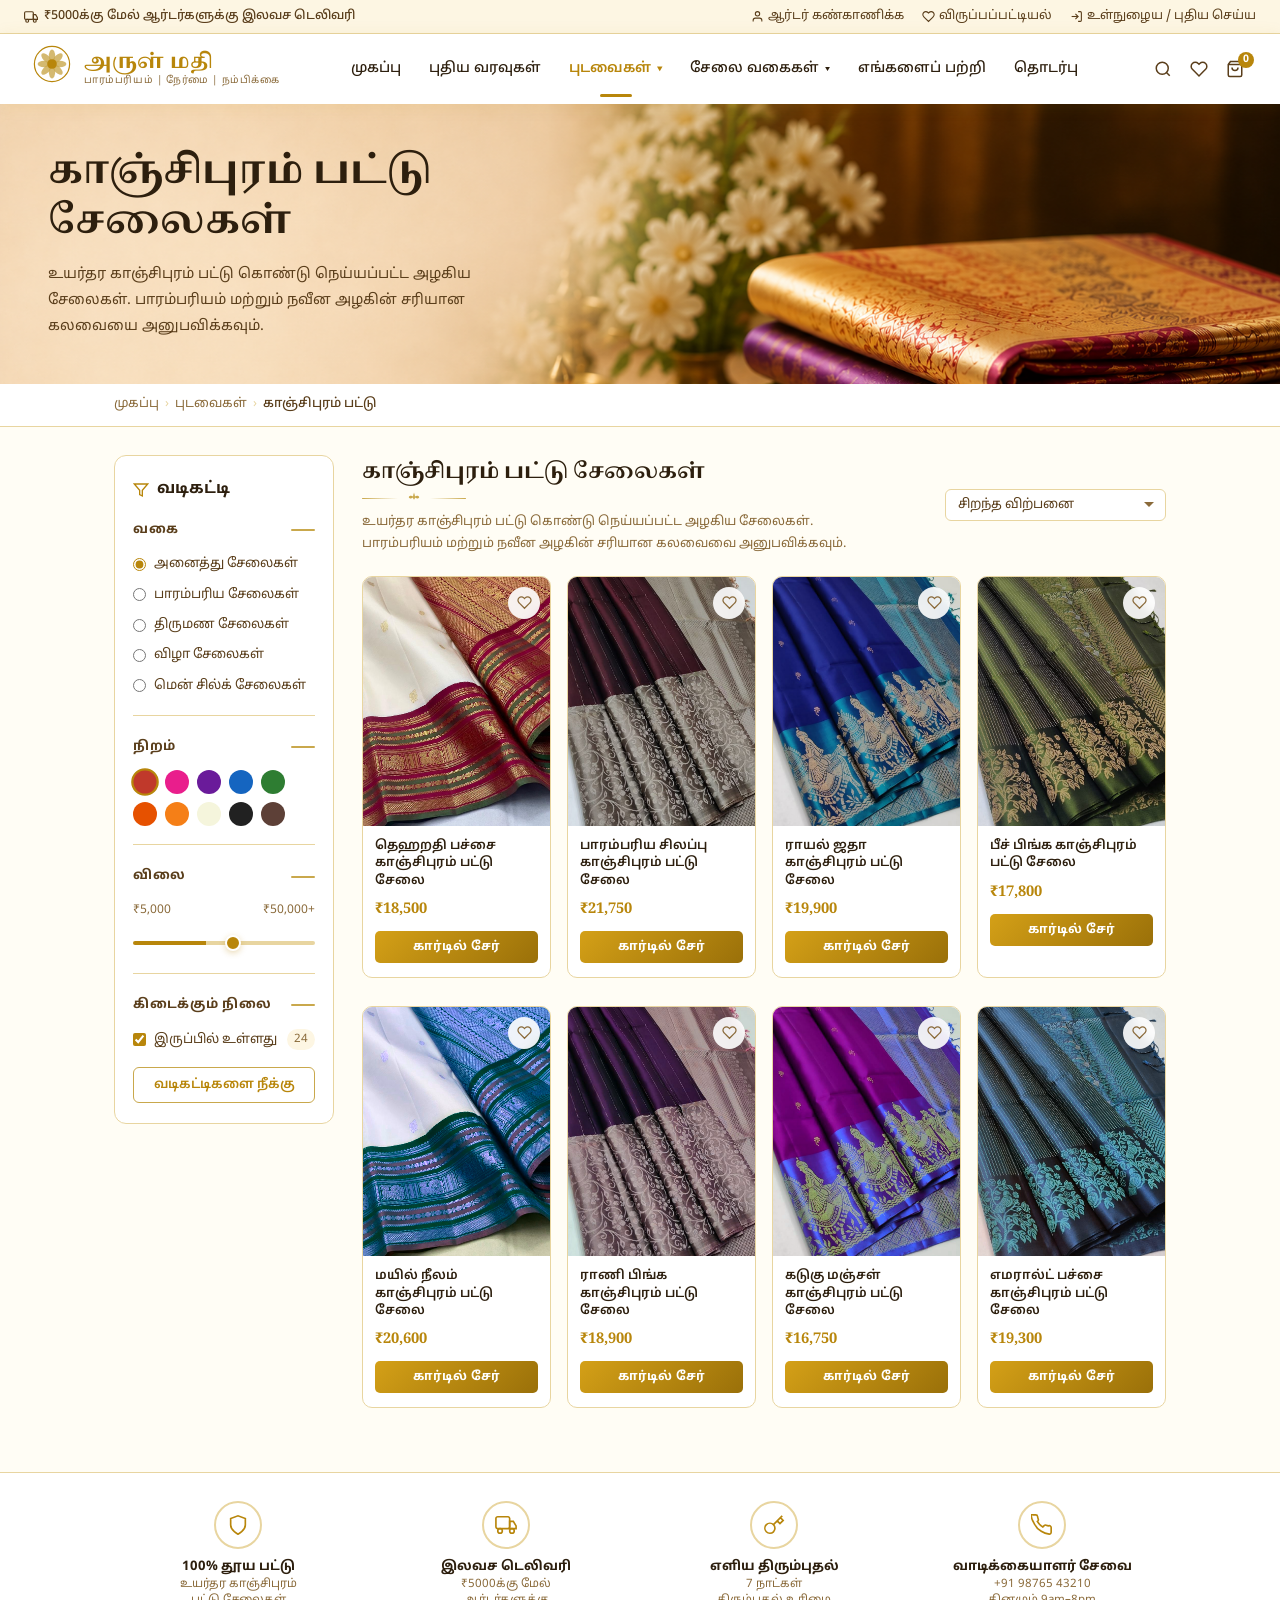
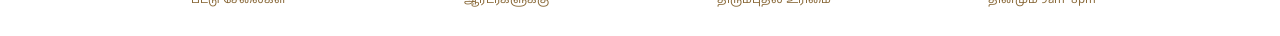
<file: products.html>
<!DOCTYPE html>
<html lang="ta">

<head>
  <meta charset="UTF-8" />
  <meta name="viewport" content="width=device-width, initial-scale=1.0" />
  <title>காஞ்சிபுரம் பட்டு சேலைகள் - அருள் மதி</title>
  <meta name="description"
    content="உயர்தர காஞ்சிபுரம் பட்டு கொண்டு நெய்யப்பட்ட அழகிய சேலைகள். பாரம்பரியம் மற்றும் நவீன அழகின் சரியான கலவை." />
  <link rel="preconnect" href="https://fonts.googleapis.com" />
  <link rel="preconnect" href="https://fonts.gstatic.com" crossorigin />
  <link
    href="https://fonts.googleapis.com/css2?family=Noto+Sans+Tamil:wght@300;400;500;600;700;800;900&family=Noto+Serif+Tamil:wght@400;500;600;700&display=swap"
    rel="stylesheet" />
  <style>
    /* =====================
       ROOT VARIABLES
       ===================== */
    *,
    *::before,
    *::after {
      box-sizing: border-box;
      margin: 0;
      padding: 0;
    }

    :root {
      --gold: #b8860b;
      --gold-light: #d4a017;
      --gold-pale: #c9a84c;
      --gold-bg: #fdf6e3;
      --gold-bg2: #fef9ed;
      --cream: #fffdf5;
      --cream2: #faf5e4;
      --brown: #5a3e1b;
      --text-dark: #2d1f0e;
      --text-mid: #5a3e1b;
      --text-light: #8a6a3a;
      --border: #e8d5a0;
      --white: #ffffff;
      --shadow: 0 4px 24px rgba(184, 134, 11, 0.10);
      --shadow-hover: 0 8px 36px rgba(184, 134, 11, 0.22);
    }

    html {
      scroll-behavior: smooth;
    }

    body {
      font-family: 'Noto Sans Tamil', 'Noto Serif Tamil', sans-serif;
      background: var(--cream);
      color: var(--text-dark);
      line-height: 1.7;
      overflow-x: hidden;
    }

    /* =====================
       ANNOUNCEMENT BAR
       ===================== */
    .announcement-bar {
      background: var(--gold-bg);
      border-bottom: 1px solid var(--border);
      padding: 6px 24px;
      display: flex;
      align-items: center;
      justify-content: space-between;
      font-size: 0.78rem;
      color: var(--text-mid);
      gap: 12px;
    }

    .announce-left {
      display: flex;
      align-items: center;
      gap: 6px;
      font-weight: 500;
    }

    .announce-left svg {
      flex-shrink: 0;
    }

    .announce-right {
      display: flex;
      align-items: center;
      gap: 18px;
    }

    .announce-right a {
      color: var(--text-mid);
      text-decoration: none;
      display: flex;
      align-items: center;
      gap: 4px;
      transition: color 0.2s;
      font-size: 0.78rem;
    }

    .announce-right a:hover {
      color: var(--gold);
    }

    /* =====================
       HEADER
       ===================== */
    .header {
      background: var(--white);
      position: sticky;
      top: 0;
      z-index: 1000;
      box-shadow: 0 2px 16px rgba(184, 134, 11, 0.10);
    }

    .header-inner {
      width: 100%;
      padding: 0 32px;
      display: flex;
      align-items: center;
      justify-content: space-between;
      height: 70px;
      gap: 24px;
    }

    .logo-area {
      display: flex;
      align-items: center;
      gap: 12px;
      text-decoration: none;
      flex-shrink: 0;
    }

    .logo-text {
      display: flex;
      flex-direction: column;
      line-height: 1.2;
    }

    .logo-name {
      font-family: 'Noto Serif Tamil', serif;
      font-size: 1.25rem;
      font-weight: 700;
      color: var(--gold);
      letter-spacing: 0.01em;
    }

    .logo-tagline {
      font-size: 0.62rem;
      color: var(--text-light);
      letter-spacing: 0.06em;
    }

    /* NAV */
    .navbar {
      flex: 1;
      display: flex;
      justify-content: center;
      min-width: 0;
    }

    .nav-links {
      list-style: none;
      display: flex;
      align-items: center;
      gap: 0;
      flex-wrap: nowrap;
    }

    .nav-link {
      display: block;
      padding: 24px 14px;
      font-size: 0.88rem;
      font-weight: 500;
      color: var(--text-dark);
      text-decoration: none;
      position: relative;
      transition: color 0.2s;
      white-space: nowrap;
    }

    .nav-link::after {
      content: '';
      position: absolute;
      bottom: 8px;
      left: 50%;
      width: 32px;
      height: 3px;
      background: var(--gold);
      transform: translateX(-50%) scaleX(0);
      transform-origin: center;
      transition: transform 0.25s ease;
      border-radius: 2px;
    }

    .nav-link:hover,
    .nav-link.active {
      color: var(--gold);
    }

    .nav-link:hover::after,
    .nav-link.active::after {
      transform: translateX(-50%) scaleX(1);
    }

    .nav-link.active {
      font-weight: 600;
    }

    /* Dropdown */
    .dropdown {
      position: relative;
    }

    .dropdown-menu {
      display: none;
      position: absolute;
      top: calc(100% + 4px);
      left: 0;
      background: var(--white);
      border: 1px solid var(--border);
      border-radius: 8px;
      box-shadow: var(--shadow-hover);
      min-width: 180px;
      list-style: none;
      padding: 8px 0;
      z-index: 100;
    }

    .dropdown:hover .dropdown-menu {
      display: block;
    }

    .dropdown-menu li a {
      display: block;
      padding: 8px 18px;
      font-size: 0.88rem;
      color: var(--text-mid);
      text-decoration: none;
      transition: background 0.2s, color 0.2s;
    }

    .dropdown-menu li a:hover {
      background: var(--gold-bg);
      color: var(--gold);
    }

    .arrow {
      font-size: 0.72rem;
      margin-left: 2px;
    }

    /* Header Actions */
    .header-actions {
      display: flex;
      align-items: center;
      gap: 10px;
      flex-shrink: 0;
      justify-content: flex-end;
    }

    .header-actions button,
    .header-actions a {
      background: none;
      border: none;
      cursor: pointer;
      color: var(--text-mid);
      display: flex;
      align-items: center;
      gap: 4px;
      text-decoration: none;
      font-size: 0.82rem;
      transition: color 0.2s;
      padding: 4px;
      position: relative;
    }

    .header-actions button:hover,
    .header-actions a:hover {
      color: var(--gold);
    }

    .cart-badge {
      position: absolute;
      top: -4px;
      right: -6px;
      background: var(--gold);
      color: white;
      border-radius: 50%;
      width: 16px;
      height: 16px;
      font-size: 0.65rem;
      display: flex;
      align-items: center;
      justify-content: center;
      font-weight: 700;
    }

    .phone-link {
      font-size: 0.76rem;
      color: var(--gold) !important;
      font-weight: 600;
      border-left: 1px solid var(--border);
      padding-left: 10px;
      white-space: nowrap;
    }

    /* =====================
       HERO BANNER
       ===================== */
    .product-hero {
      background-image: url('t6.png');
      background-size: cover;
      background-position: center top;
      background-repeat: no-repeat;
      min-height: 280px;
      display: flex;
      align-items: center;
      justify-content: flex-start;
      padding: 40px 0;
    }

    .product-hero-content {
      width: 42%;
      padding: 0 24px 0 48px;
    }

    .product-hero *,
    .product-hero *:link,
    .product-hero *:visited {
      text-decoration: none !important;
      -webkit-text-decoration: none !important;
    }

    .product-hero-title {
      font-family: 'Noto Serif Tamil', serif;
      font-size: clamp(1.6rem, 4vw, 2.4rem);
      font-weight: 700;
      color: #2d1f0e !important;
      line-height: 1.3;
      margin-bottom: 14px;
      text-decoration: none !important;
    }

    .product-hero-desc {
      font-size: 0.90rem;
      color: #5a3e1b !important;
      line-height: 1.8;
      text-decoration: none !important;
    }

    /* =====================
       BREADCRUMB
       ===================== */
    .breadcrumb {
      background: var(--white);
      border-bottom: 1px solid var(--border);
      padding: 10px 0;
    }

    .breadcrumb-inner {
      max-width: 1100px;
      margin: 0 auto;
      padding: 0 24px;
      display: flex;
      align-items: center;
      gap: 6px;
      font-size: 0.80rem;
      color: var(--text-light);
    }

    .breadcrumb-inner a {
      color: var(--text-light);
      text-decoration: none;
      transition: color 0.2s;
    }

    .breadcrumb-inner a:hover {
      color: var(--gold);
    }

    .breadcrumb-sep {
      color: var(--border);
    }

    .breadcrumb-current {
      color: var(--text-mid);
      font-weight: 500;
    }

    /* =====================
       MAIN LAYOUT
       ===================== */
    .shop-main {
      max-width: 1100px;
      margin: 0 auto;
      padding: 28px 24px;
      display: grid;
      grid-template-columns: 220px 1fr;
      gap: 28px;
      align-items: start;
    }

    /* =====================
       FILTER SIDEBAR
       ===================== */
    .filter-sidebar {
      background: var(--white);
      border: 1.5px solid var(--border);
      border-radius: 12px;
      padding: 20px 18px;
      position: sticky;
      top: 80px;
    }

    .filter-title {
      font-size: 1rem;
      font-weight: 700;
      color: var(--text-dark);
      margin-bottom: 16px;
      display: flex;
      align-items: center;
      gap: 8px;
    }

    .filter-title svg {
      color: var(--gold);
    }

    .filter-section {
      margin-bottom: 20px;
      padding-bottom: 18px;
      border-bottom: 1px solid var(--border);
    }

    .filter-section:last-of-type {
      border-bottom: none;
      margin-bottom: 0;
      padding-bottom: 0;
    }

    .filter-section-label {
      font-size: 0.82rem;
      font-weight: 700;
      color: var(--text-mid);
      letter-spacing: 0.05em;
      text-transform: uppercase;
      margin-bottom: 12px;
      display: flex;
      align-items: center;
      justify-content: space-between;
    }

    .filter-section-label .filter-deco {
      width: 24px;
      height: 2px;
      background: var(--gold-pale);
      border-radius: 2px;
    }

    /* Radio filters */
    .filter-options {
      display: flex;
      flex-direction: column;
      gap: 8px;
    }

    .filter-option {
      display: flex;
      align-items: center;
      gap: 8px;
      font-size: 0.82rem;
      color: var(--text-mid);
      cursor: pointer;
    }

    .filter-option input[type="radio"] {
      accent-color: var(--gold);
      cursor: pointer;
    }

    .filter-option:hover {
      color: var(--gold);
    }

    /* Color swatches */
    .color-swatches {
      display: flex;
      flex-wrap: wrap;
      gap: 8px;
    }

    .color-swatch {
      width: 24px;
      height: 24px;
      border-radius: 50%;
      cursor: pointer;
      border: 2px solid transparent;
      transition: border-color 0.2s, transform 0.2s;
    }

    .color-swatch:hover,
    .color-swatch.active {
      border-color: var(--gold);
      transform: scale(1.15);
    }

    /* Price Range */
    .price-range-labels {
      display: flex;
      justify-content: space-between;
      font-size: 0.75rem;
      color: var(--text-light);
      margin-bottom: 8px;
    }

    .price-slider {
      width: 100%;
      -webkit-appearance: none;
      appearance: none;
      height: 4px;
      border-radius: 4px;
      background: linear-gradient(to right, var(--gold) 40%, var(--border) 40%);
      outline: none;
    }

    .price-slider::-webkit-slider-thumb {
      -webkit-appearance: none;
      width: 16px;
      height: 16px;
      border-radius: 50%;
      background: var(--gold);
      cursor: pointer;
      border: 2px solid white;
      box-shadow: 0 2px 6px rgba(184, 134, 11, 0.3);
    }

    /* Availability */
    .avail-option {
      display: flex;
      align-items: center;
      gap: 8px;
      font-size: 0.82rem;
      color: var(--text-mid);
      cursor: pointer;
    }

    .avail-option input[type="checkbox"] {
      accent-color: var(--gold);
      cursor: pointer;
    }

    .avail-count {
      margin-left: auto;
      font-size: 0.72rem;
      color: var(--text-light);
      background: var(--gold-bg);
      border-radius: 20px;
      padding: 1px 7px;
    }

    /* Clear Filters Button */
    .btn-clear-filters {
      display: block;
      width: 100%;
      margin-top: 16px;
      padding: 9px 0;
      border: 1.5px solid var(--gold-pale);
      background: transparent;
      color: var(--gold);
      border-radius: 6px;
      font-size: 0.82rem;
      font-weight: 600;
      cursor: pointer;
      font-family: 'Noto Sans Tamil', sans-serif;
      transition: all 0.25s;
    }

    .btn-clear-filters:hover {
      background: var(--gold);
      color: white;
      border-color: var(--gold);
    }

    /* =====================
       PRODUCTS PANEL
       ===================== */
    .products-panel {
      min-width: 0;
    }

    .products-header {
      display: flex;
      align-items: center;
      justify-content: space-between;
      margin-bottom: 20px;
      flex-wrap: wrap;
      gap: 12px;
    }

    .products-title {
      font-family: 'Noto Serif Tamil', serif;
      font-size: 1.3rem;
      font-weight: 700;
      color: var(--text-dark);
    }

    .products-meta {
      font-size: 0.80rem;
      color: var(--text-light);
      margin-top: 2px;
    }

    .sort-select {
      padding: 7px 30px 7px 12px;
      border: 1.5px solid var(--border);
      border-radius: 6px;
      background: var(--white);
      color: var(--text-mid);
      font-size: 0.82rem;
      font-family: 'Noto Sans Tamil', sans-serif;
      cursor: pointer;
      appearance: none;
      background-image: url("data:image/svg+xml,%3Csvg xmlns='http://www.w3.org/2000/svg' width='12' height='12' viewBox='0 0 12 12'%3E%3Cpath fill='%238a6a3a' d='M6 8L1 3h10z'/%3E%3C/svg%3E");
      background-repeat: no-repeat;
      background-position: right 10px center;
      outline: none;
      transition: border-color 0.2s;
    }

    .sort-select:focus {
      border-color: var(--gold-pale);
    }

    /* Title deco */
    .section-deco {
      display: flex;
      align-items: center;
      gap: 8px;
      margin-bottom: 6px;
    }

    .deco-line-sm {
      width: 36px;
      height: 1.5px;
      background: linear-gradient(to right, transparent, var(--gold-pale));
      border-radius: 2px;
    }

    .deco-line-sm.left {
      background: linear-gradient(to left, transparent, var(--gold-pale));
    }

    /* Products Grid */
    .products-grid {
      display: grid;
      grid-template-columns: repeat(4, 1fr);
      gap: 16px;
      margin-bottom: 28px;
    }

    .product-card {
      background: var(--white);
      border: 1.5px solid var(--border);
      border-radius: 10px;
      overflow: hidden;
      transition: all 0.3s ease;
      position: relative;
    }

    .product-card:hover {
      border-color: var(--gold-pale);
      transform: translateY(-4px);
      animation: gold-glow-pulse 1.8s infinite ease-in-out;
    }

    @keyframes gold-glow-pulse {
      0% {
        box-shadow: 0 4px 20px rgba(184, 134, 11, 0.15);
      }

      50% {
        box-shadow: 0 8px 32px rgba(184, 134, 11, 0.5), 0 0 12px rgba(212, 160, 23, 0.45);
      }

      100% {
        box-shadow: 0 4px 20px rgba(184, 134, 11, 0.15);
      }
    }

    .product-img-wrap {
      position: relative;
      width: 100%;
      aspect-ratio: 3/4;
      overflow: hidden;
    }

    .product-img-wrap img {
      width: 100%;
      height: 100%;
      object-fit: cover;
      display: block;
      transition: transform 0.4s ease;
    }

    .product-card:hover .product-img-wrap img {
      transform: scale(1.06);
    }

    .wishlist-btn {
      position: absolute;
      top: 10px;
      right: 10px;
      background: rgba(255, 255, 255, 0.90);
      border: none;
      border-radius: 50%;
      width: 32px;
      height: 32px;
      display: flex;
      align-items: center;
      justify-content: center;
      cursor: pointer;
      transition: background 0.2s, transform 0.2s;
      z-index: 2;
      backdrop-filter: blur(4px);
    }

    .wishlist-btn:hover {
      background: var(--white);
      transform: scale(1.15);
    }

    .wishlist-btn svg {
      color: var(--text-light);
      transition: color 0.2s;
    }

    .wishlist-btn:hover svg {
      color: #e05c5c;
    }

    .wishlist-btn.active svg {
      color: #e05c5c;
      fill: #e05c5c;
    }

    .product-info {
      padding: 12px 12px 14px;
    }

    .product-name {
      font-size: 0.80rem;
      font-weight: 600;
      color: var(--text-dark);
      line-height: 1.35;
      margin-bottom: 6px;
      min-height: 2.4em;
    }

    .product-price {
      font-size: 0.92rem;
      font-weight: 700;
      color: var(--gold);
      margin-bottom: 10px;
      font-family: 'Noto Serif Tamil', serif;
    }

    .btn-add-cart {
      display: block;
      width: 100%;
      padding: 8px 0;
      background: linear-gradient(135deg, var(--gold-light) 0%, #9a7009 100%);
      color: var(--white);
      border: none;
      border-radius: 5px;
      font-size: 0.78rem;
      font-weight: 700;
      cursor: pointer;
      font-family: 'Noto Sans Tamil', sans-serif;
      transition: all 0.25s ease;
      letter-spacing: 0.02em;
      position: relative;
      overflow: hidden;
    }

    .btn-add-cart::before {
      content: '';
      position: absolute;
      top: 0;
      left: -100%;
      width: 100%;
      height: 100%;
      background: linear-gradient(90deg, transparent, rgba(255, 255, 255, 0.2), transparent);
      transition: left 0.4s ease;
    }

    .btn-add-cart:hover::before {
      left: 100%;
    }

    .btn-add-cart:hover {
      background: linear-gradient(135deg, #d4a017 0%, #b8860b 100%);
      transform: translateY(-1px);
      box-shadow: 0 4px 14px rgba(184, 134, 11, 0.35);
    }

    /* =====================
       BOTTOM FEATURES BAR
       ===================== */
    .features-bar {
      background: var(--white);
      border-top: 1px solid var(--border);
      padding: 28px 0;
      margin-top: 8px;
    }

    .features-bar-inner {
      max-width: 1100px;
      margin: 0 auto;
      padding: 0 24px;
      display: grid;
      grid-template-columns: repeat(4, 1fr);
      gap: 20px;
      text-align: center;
    }

    .feat-item {
      display: flex;
      flex-direction: column;
      align-items: center;
      gap: 10px;
    }

    .feat-icon {
      width: 48px;
      height: 48px;
      border: 2px solid var(--border);
      border-radius: 50%;
      display: flex;
      align-items: center;
      justify-content: center;
      color: var(--gold);
      transition: all 0.3s ease;
    }

    .feat-item:hover .feat-icon {
      border-color: var(--gold);
      background: var(--gold-bg);
      transform: scale(1.1);
    }

    .feat-label {
      font-size: 0.82rem;
      font-weight: 700;
      color: var(--text-dark);
      line-height: 1.3;
    }

    .feat-sublabel {
      font-size: 0.72rem;
      color: var(--text-light);
      line-height: 1.4;
    }
  </style>
</head>

<body>

  <!-- ===== ANNOUNCEMENT BAR ===== -->
  <div class="announcement-bar" id="announce-bar">
    <div class="announce-left">
      <svg width="14" height="14" viewBox="0 0 24 24" fill="none" stroke="currentColor" stroke-width="2">
        <rect x="1" y="3" width="15" height="13" rx="2" />
        <path d="M16 8h4l3 5v3h-7V8z" />
        <circle cx="5.5" cy="18.5" r="2.5" />
        <circle cx="18.5" cy="18.5" r="2.5" />
      </svg>
      ₹5000க்கு மேல் ஆர்டர்களுக்கு இலவச டெலிவரி
    </div>
    <div class="announce-right">
      <a href="#" id="nav-account-link">
        <svg width="13" height="13" viewBox="0 0 24 24" fill="none" stroke="currentColor" stroke-width="2">
          <path d="M20 21v-2a4 4 0 0 0-4-4H8a4 4 0 0 0-4 4v2" />
          <circle cx="12" cy="7" r="4" />
        </svg>
        ஆர்டர் கண்காணிக்க
      </a>
      <a href="#" id="nav-wishlist-link">
        <svg width="13" height="13" viewBox="0 0 24 24" fill="none" stroke="currentColor" stroke-width="2">
          <path
            d="M20.84 4.61a5.5 5.5 0 0 0-7.78 0L12 5.67l-1.06-1.06a5.5 5.5 0 0 0-7.78 7.78l1.06 1.06L12 21.23l7.78-7.78 1.06-1.06a5.5 5.5 0 0 0 0-7.78z" />
        </svg>
        விருப்பப்பட்டியல்
      </a>
      <a href="#" id="nav-login-link">
        <svg width="13" height="13" viewBox="0 0 24 24" fill="none" stroke="currentColor" stroke-width="2">
          <path d="M15 3h4a2 2 0 0 1 2 2v14a2 2 0 0 1-2 2h-4" />
          <polyline points="10 17 15 12 10 7" />
          <line x1="15" y1="12" x2="3" y2="12" />
        </svg>
        உள்நுழைய / புதிய செய்ய
      </a>
    </div>
  </div>

  <!-- ===== HEADER ===== -->
  <header class="header" id="site-header">
    <div class="header-inner">
      <!-- Logo -->
      <a href="index.html" class="logo-area" id="logo-link">
        <div class="logo-icon">
          <svg viewBox="0 0 50 50" fill="none" xmlns="http://www.w3.org/2000/svg" width="40" height="40">
            <circle cx="25" cy="25" r="22" stroke="#b8860b" stroke-width="1.5" fill="none" />
            <ellipse cx="25" cy="15" rx="4" ry="8" fill="#c9a84c" opacity="0.8" />
            <ellipse cx="25" cy="15" rx="4" ry="8" fill="#c9a84c" opacity="0.8" transform="rotate(45 25 25)" />
            <ellipse cx="25" cy="15" rx="4" ry="8" fill="#c9a84c" opacity="0.8" transform="rotate(90 25 25)" />
            <ellipse cx="25" cy="15" rx="4" ry="8" fill="#c9a84c" opacity="0.8" transform="rotate(135 25 25)" />
            <ellipse cx="25" cy="15" rx="4" ry="8" fill="#c9a84c" opacity="0.8" transform="rotate(180 25 25)" />
            <ellipse cx="25" cy="15" rx="4" ry="8" fill="#c9a84c" opacity="0.8" transform="rotate(225 25 25)" />
            <ellipse cx="25" cy="15" rx="4" ry="8" fill="#c9a84c" opacity="0.8" transform="rotate(270 25 25)" />
            <ellipse cx="25" cy="15" rx="4" ry="8" fill="#c9a84c" opacity="0.8" transform="rotate(315 25 25)" />
            <circle cx="25" cy="25" r="6" fill="#b8860b" />
          </svg>
        </div>
        <div class="logo-text">
          <span class="logo-name">அருள் மதி</span>
          <span class="logo-tagline">பாரம்பரியம் | நேர்மை | நம்பிக்கை</span>
        </div>
      </a>

      <!-- Nav -->
      <nav class="navbar" id="main-navbar">
        <ul class="nav-links">
          <li><a href="index.html" class="nav-link" id="nav-home">முகப்பு</a></li>
          <li><a href="#" class="nav-link" id="nav-new">புதிய வரவுகள்</a></li>
          <li class="dropdown">
            <a href="products.html" class="nav-link active" id="nav-sarees">புடவைகள் <span class="arrow">▾</span></a>
            <ul class="dropdown-menu">
              <li><a href="products.html">காஞ்சிபுரம் பட்டு</a></li>
              <li><a href="bridal.html">மணமகள் சேலைகள்</a></li>
              <li><a href="#">சேலை வகைகள்</a></li>
              <li><a href="#">டிசைன்கள்</a></li>
            </ul>
          </li>
          <li class="dropdown">
            <a href="#" class="nav-link" id="nav-bridal">சேலை வகைகள் <span class="arrow">▾</span></a>
            <ul class="dropdown-menu">
              <li><a href="#">பட்டு சேலை</a></li>
              <li><a href="#">சில்க் சேலை</a></li>
              <li><a href="#">கார்ட்டன் சேலை</a></li>
            </ul>
          </li>
          <li><a href="index.html#about" class="nav-link" id="nav-about">எங்களைப் பற்றி</a></li>
          <li><a href="index.html#contact" class="nav-link" id="nav-contact">தொடர்பு</a></li>
        </ul>
      </nav>

      <!-- Actions -->
      <div class="header-actions">
        <button id="search-btn" title="தேடல்">
          <svg width="18" height="18" viewBox="0 0 24 24" fill="none" stroke="currentColor" stroke-width="2">
            <circle cx="11" cy="11" r="8" />
            <path d="M21 21l-4.35-4.35" />
          </svg>
        </button>
        <a href="#" id="wishlist-btn" title="விருப்பப்பட்டியல்" style="position:relative;">
          <svg width="18" height="18" viewBox="0 0 24 24" fill="none" stroke="currentColor" stroke-width="2">
            <path
              d="M20.84 4.61a5.5 5.5 0 0 0-7.78 0L12 5.67l-1.06-1.06a5.5 5.5 0 0 0-7.78 7.78l1.06 1.06L12 21.23l7.78-7.78 1.06-1.06a5.5 5.5 0 0 0 0-7.78z" />
          </svg>
        </a>
        <a href="#" id="cart-btn" title="கார்ட்" style="position:relative;">
          <svg width="18" height="18" viewBox="0 0 24 24" fill="none" stroke="currentColor" stroke-width="2">
            <path d="M6 2L3 6v14a2 2 0 002 2h14a2 2 0 002-2V6l-3-4z" />
            <line x1="3" y1="6" x2="21" y2="6" />
            <path d="M16 10a4 4 0 01-8 0" />
          </svg>
          <span class="cart-badge">0</span>
        </a>
      </div>
    </div>
  </header>

  <!-- ===== HERO BANNER ===== -->
  <section class="product-hero" id="product-hero">
    <div class="product-hero-content">
      <h1 class="product-hero-title">காஞ்சிபுரம் பட்டு சேலைகள்</h1>
      <p class="product-hero-desc">உயர்தர காஞ்சிபுரம் பட்டு கொண்டு நெய்யப்பட்ட அழகிய சேலைகள். பாரம்பரியம் மற்றும் நவீன அழகின் சரியான கலவையை அனுபவிக்கவும்.</p>
    </div>
  </section>

  <!-- ===== BREADCRUMB ===== -->
  <nav class="breadcrumb" aria-label="breadcrumb" id="breadcrumb">
    <div class="breadcrumb-inner">
      <a href="index.html">முகப்பு</a>
      <span class="breadcrumb-sep">›</span>
      <a href="#">புடவைகள்</a>
      <span class="breadcrumb-sep">›</span>
      <span class="breadcrumb-current">காஞ்சிபுரம் பட்டு</span>
    </div>
  </nav>

  <!-- ===== SHOP MAIN ===== -->
  <main class="shop-main" id="shop-main">

    <!-- FILTER SIDEBAR -->
    <aside class="filter-sidebar" id="filter-sidebar">
      <div class="filter-title">
        <svg width="16" height="16" viewBox="0 0 24 24" fill="none" stroke="currentColor" stroke-width="2">
          <polygon points="22 3 2 3 10 12.46 10 19 14 21 14 12.46 22 3" />
        </svg>
        வடிகட்டி
      </div>

      <!-- Type filter -->
      <div class="filter-section">
        <div class="filter-section-label">
          வகை
          <div class="filter-deco"></div>
        </div>
        <div class="filter-options">
          <label class="filter-option">
            <input type="radio" name="saree-type" value="all" checked /> அனைத்து சேலைகள்
          </label>
          <label class="filter-option">
            <input type="radio" name="saree-type" value="traditional" /> பாரம்பரிய சேலைகள்
          </label>
          <label class="filter-option">
            <input type="radio" name="saree-type" value="bridal" /> திருமண சேலைகள்
          </label>
          <label class="filter-option">
            <input type="radio" name="saree-type" value="festival" /> விழா சேலைகள்
          </label>
          <label class="filter-option">
            <input type="radio" name="saree-type" value="soft" /> மென் சில்க் சேலைகள்
          </label>
        </div>
      </div>

      <!-- Color filter -->
      <div class="filter-section">
        <div class="filter-section-label">
          நிறம்
          <div class="filter-deco"></div>
        </div>
        <div class="color-swatches">
          <div class="color-swatch active" style="background:#c0392b;" title="சிவப்பு"></div>
          <div class="color-swatch" style="background:#e91e8c;" title="பிங்க்"></div>
          <div class="color-swatch" style="background:#6a1b9a;" title="ஊதா"></div>
          <div class="color-swatch" style="background:#1565c0;" title="நீலம்"></div>
          <div class="color-swatch" style="background:#2e7d32;" title="பச்சை"></div>
          <div class="color-swatch" style="background:#e65100;" title="ஆரஞ்சு"></div>
          <div class="color-swatch" style="background:#f57f17;" title="மஞ்சள்"></div>
          <div class="color-swatch" style="background:#f5f5dc;" title="க்ரீம்" style="border: 1px solid #ddd;"></div>
          <div class="color-swatch" style="background:#212121;" title="கறுப்பு"></div>
          <div class="color-swatch" style="background:#5d4037;" title="பழுப்பு"></div>
        </div>
      </div>

      <!-- Price filter -->
      <div class="filter-section">
        <div class="filter-section-label">
          விலை
          <div class="filter-deco"></div>
        </div>
        <div class="price-range-labels">
          <span>₹5,000</span>
          <span>₹50,000+</span>
        </div>
        <input type="range" class="price-slider" id="price-slider" min="5000" max="50000" value="30000" />
      </div>

      <!-- Availability -->
      <div class="filter-section">
        <div class="filter-section-label">
          கிடைக்கும் நிலை
          <div class="filter-deco"></div>
        </div>
        <label class="avail-option">
          <input type="checkbox" id="instock-filter" checked />
          இருப்பில் உள்ளது
          <span class="avail-count">24</span>
        </label>
      </div>

      <button class="btn-clear-filters" id="clear-filters-btn">வடிகட்டிகளை நீக்கு</button>
    </aside>

    <!-- PRODUCTS PANEL -->
    <section class="products-panel" id="products-panel">
      <!-- Header -->
      <div class="products-header">
        <div>
          <h2 class="products-title">காஞ்சிபுரம் பட்டு சேலைகள்</h2>
          <div class="section-deco">
            <div class="deco-line-sm left"></div>
            <svg viewBox="0 0 64 64" width="16" height="16" fill="#c9a84c">
              <path d="M32 10c-2 6-4 12-4 18 0 6 2 10 4 10s4-4 4-10c0-6-2-12-4-18z" />
              <path d="M30 28c-4-4-10-6-15-4-5 2-5 7 0 9 5 2 11 0 15-5z" />
              <path d="M34 28c4-4 10-6 15-4 5 2 5 7 0 9-5 2-11 0-15-5z" />
            </svg>
            <div class="deco-line-sm"></div>
          </div>
          <p class="products-meta">உயர்தர காஞ்சிபுரம் பட்டு கொண்டு நெய்யப்பட்ட அழகிய சேலைகள்.<br>பாரம்பரியம் மற்றும்
            நவீன அழகின் சரியான கலவைவை அனுபவிக்கவும்.</p>
        </div>
        <select class="sort-select" id="sort-select">
          <option>சிறந்த விற்பனை</option>
          <option>விலை: குறைவு → அதிகம்</option>
          <option>விலை: அதிகம் → குறைவு</option>
          <option>புதிய வரவுகள்</option>
        </select>
      </div>

      <!-- Row 1 -->
      <div class="products-grid" id="products-grid-1">

        <div class="product-card" id="prod-1">
          <div class="product-img-wrap">
            <img src="ts1.jpg" alt="தெஹறதி பச்சை காஞ்சிபுரம் பட்டு சேலை" />
            <button class="wishlist-btn" id="wish-1" aria-label="விருப்பத்தில் சேர்">
              <svg width="15" height="15" viewBox="0 0 24 24" fill="none" stroke="currentColor" stroke-width="2">
                <path
                  d="M20.84 4.61a5.5 5.5 0 0 0-7.78 0L12 5.67l-1.06-1.06a5.5 5.5 0 0 0-7.78 7.78l1.06 1.06L12 21.23l7.78-7.78 1.06-1.06a5.5 5.5 0 0 0 0-7.78z" />
              </svg>
            </button>
          </div>
          <div class="product-info">
            <div class="product-name">தெஹறதி பச்சை காஞ்சிபுரம் பட்டு சேலை</div>
            <div class="product-price">₹18,500</div>
            <button class="btn-add-cart" id="cart-1">கார்டில் சேர்</button>
          </div>
        </div>

        <div class="product-card" id="prod-2">
          <div class="product-img-wrap">
            <img src="ts2.jpg" alt="பாரம்பரிய சிவப்பு காஞ்சிபுரம் பட்டு சேலை" />
            <button class="wishlist-btn" id="wish-2" aria-label="விருப்பத்தில் சேர்">
              <svg width="15" height="15" viewBox="0 0 24 24" fill="none" stroke="currentColor" stroke-width="2">
                <path
                  d="M20.84 4.61a5.5 5.5 0 0 0-7.78 0L12 5.67l-1.06-1.06a5.5 5.5 0 0 0-7.78 7.78l1.06 1.06L12 21.23l7.78-7.78 1.06-1.06a5.5 5.5 0 0 0 0-7.78z" />
              </svg>
            </button>
          </div>
          <div class="product-info">
            <div class="product-name">பாரம்பரிய சிலப்பு காஞ்சிபுரம் பட்டு சேலை</div>
            <div class="product-price">₹21,750</div>
            <button class="btn-add-cart" id="cart-2">கார்டில் சேர்</button>
          </div>
        </div>

        <div class="product-card" id="prod-3">
          <div class="product-img-wrap">
            <img src="ts3.jpg" alt="ராயல் ஜதா காஞ்சிபுரம் பட்டு சேலை" />
            <button class="wishlist-btn" id="wish-3" aria-label="விருப்பத்தில் சேர்">
              <svg width="15" height="15" viewBox="0 0 24 24" fill="none" stroke="currentColor" stroke-width="2">
                <path
                  d="M20.84 4.61a5.5 5.5 0 0 0-7.78 0L12 5.67l-1.06-1.06a5.5 5.5 0 0 0-7.78 7.78l1.06 1.06L12 21.23l7.78-7.78 1.06-1.06a5.5 5.5 0 0 0 0-7.78z" />
              </svg>
            </button>
          </div>
          <div class="product-info">
            <div class="product-name">ராயல் ஜதா காஞ்சிபுரம் பட்டு சேலை</div>
            <div class="product-price">₹19,900</div>
            <button class="btn-add-cart" id="cart-3">கார்டில் சேர்</button>
          </div>
        </div>

        <div class="product-card" id="prod-4">
          <div class="product-img-wrap">
            <img src="ts4.jpg" alt="பீச் பிங்க காஞ்சிபுரம் பட்டு சேலை" />
            <button class="wishlist-btn" id="wish-4" aria-label="விருப்பத்தில் சேர்">
              <svg width="15" height="15" viewBox="0 0 24 24" fill="none" stroke="currentColor" stroke-width="2">
                <path
                  d="M20.84 4.61a5.5 5.5 0 0 0-7.78 0L12 5.67l-1.06-1.06a5.5 5.5 0 0 0-7.78 7.78l1.06 1.06L12 21.23l7.78-7.78 1.06-1.06a5.5 5.5 0 0 0 0-7.78z" />
              </svg>
            </button>
          </div>
          <div class="product-info">
            <div class="product-name">பீச் பிங்க காஞ்சிபுரம் பட்டு சேலை</div>
            <div class="product-price">₹17,800</div>
            <button class="btn-add-cart" id="cart-4">கார்டில் சேர்</button>
          </div>
        </div>

      </div><!-- end grid 1 -->

      <!-- Row 2 -->
      <div class="products-grid" id="products-grid-2">

        <div class="product-card" id="prod-5">
          <div class="product-img-wrap">
            <img src="ts1.jpg" alt="மயில் நீலம் காஞ்சிபுரம் பட்டு சேலை"
              style="filter: hue-rotate(200deg) saturate(1.3);" />
            <button class="wishlist-btn" id="wish-5" aria-label="விருப்பத்தில் சேர்">
              <svg width="15" height="15" viewBox="0 0 24 24" fill="none" stroke="currentColor" stroke-width="2">
                <path
                  d="M20.84 4.61a5.5 5.5 0 0 0-7.78 0L12 5.67l-1.06-1.06a5.5 5.5 0 0 0-7.78 7.78l1.06 1.06L12 21.23l7.78-7.78 1.06-1.06a5.5 5.5 0 0 0 0-7.78z" />
              </svg>
            </button>
          </div>
          <div class="product-info">
            <div class="product-name">மயில் நீலம் காஞ்சிபுரம் பட்டு சேலை</div>
            <div class="product-price">₹20,600</div>
            <button class="btn-add-cart" id="cart-5">கார்டில் சேர்</button>
          </div>
        </div>

        <div class="product-card" id="prod-6">
          <div class="product-img-wrap">
            <img src="ts2.jpg" alt="ராணி பிங்க காஞ்சிபுரம் பட்டு சேலை"
              style="filter: hue-rotate(310deg) saturate(1.4);" />
            <button class="wishlist-btn" id="wish-6" aria-label="விருப்பத்தில் சேர்">
              <svg width="15" height="15" viewBox="0 0 24 24" fill="none" stroke="currentColor" stroke-width="2">
                <path
                  d="M20.84 4.61a5.5 5.5 0 0 0-7.78 0L12 5.67l-1.06-1.06a5.5 5.5 0 0 0-7.78 7.78l1.06 1.06L12 21.23l7.78-7.78 1.06-1.06a5.5 5.5 0 0 0 0-7.78z" />
              </svg>
            </button>
          </div>
          <div class="product-info">
            <div class="product-name">ராணி பிங்க காஞ்சிபுரம் பட்டு சேலை</div>
            <div class="product-price">₹18,900</div>
            <button class="btn-add-cart" id="cart-6">கார்டில் சேர்</button>
          </div>
        </div>

        <div class="product-card" id="prod-7">
          <div class="product-img-wrap">
            <img src="ts3.jpg" alt="கடுகு மஞ்சள் காஞ்சிபுரம் பட்டு சேலை"
              style="filter: hue-rotate(50deg) saturate(1.5);" />
            <button class="wishlist-btn" id="wish-7" aria-label="விருப்பத்தில் சேர்">
              <svg width="15" height="15" viewBox="0 0 24 24" fill="none" stroke="currentColor" stroke-width="2">
                <path
                  d="M20.84 4.61a5.5 5.5 0 0 0-7.78 0L12 5.67l-1.06-1.06a5.5 5.5 0 0 0-7.78 7.78l1.06 1.06L12 21.23l7.78-7.78 1.06-1.06a5.5 5.5 0 0 0 0-7.78z" />
              </svg>
            </button>
          </div>
          <div class="product-info">
            <div class="product-name">கடுகு மஞ்சள் காஞ்சிபுரம் பட்டு சேலை</div>
            <div class="product-price">₹16,750</div>
            <button class="btn-add-cart" id="cart-7">கார்டில் சேர்</button>
          </div>
        </div>

        <div class="product-card" id="prod-8">
          <div class="product-img-wrap">
            <img src="ts4.jpg" alt="எமரால்ட் பச்சை காஞ்சிபுரம் பட்டு சேலை"
              style="filter: hue-rotate(140deg) saturate(1.3);" />
            <button class="wishlist-btn" id="wish-8" aria-label="விருப்பத்தில் சேர்">
              <svg width="15" height="15" viewBox="0 0 24 24" fill="none" stroke="currentColor" stroke-width="2">
                <path
                  d="M20.84 4.61a5.5 5.5 0 0 0-7.78 0L12 5.67l-1.06-1.06a5.5 5.5 0 0 0-7.78 7.78l1.06 1.06L12 21.23l7.78-7.78 1.06-1.06a5.5 5.5 0 0 0 0-7.78z" />
              </svg>
            </button>
          </div>
          <div class="product-info">
            <div class="product-name">எமரால்ட் பச்சை காஞ்சிபுரம் பட்டு சேலை</div>
            <div class="product-price">₹19,300</div>
            <button class="btn-add-cart" id="cart-8">கார்டில் சேர்</button>
          </div>
        </div>

      </div><!-- end grid 2 -->

    </section>
  </main>

  <!-- ===== BOTTOM FEATURES BAR ===== -->
  <div class="features-bar" id="features-bar">
    <div class="features-bar-inner">
      <div class="feat-item" id="feat-quality">
        <div class="feat-icon">
          <svg width="22" height="22" viewBox="0 0 24 24" fill="none" stroke="currentColor" stroke-width="1.8">
            <path d="M12 22s8-4 8-10V5l-8-3-8 3v7c0 6 8 10 8 10z" />
          </svg>
        </div>
        <div>
          <div class="feat-label">100% தூய பட்டு</div>
          <div class="feat-sublabel">உயர்தர காஞ்சிபுரம்<br>பட்டு சேலைகள்</div>
        </div>
      </div>
      <div class="feat-item" id="feat-delivery">
        <div class="feat-icon">
          <svg width="22" height="22" viewBox="0 0 24 24" fill="none" stroke="currentColor" stroke-width="1.8">
            <rect x="1" y="3" width="15" height="13" rx="2" />
            <path d="M16 8h4l3 5v3h-7V8z" />
            <circle cx="5.5" cy="18.5" r="2.5" />
            <circle cx="18.5" cy="18.5" r="2.5" />
          </svg>
        </div>
        <div>
          <div class="feat-label">இலவச டெலிவரி</div>
          <div class="feat-sublabel">₹5000க்கு மேல்<br>ஆர்டர்களுக்கு</div>
        </div>
      </div>
      <div class="feat-item" id="feat-return">
        <div class="feat-icon">
          <svg width="22" height="22" viewBox="0 0 24 24" fill="none" stroke="currentColor" stroke-width="1.8">
            <path
              d="M21 2l-2 2m-7.61 7.61a5.5 5.5 0 1 1-7.778 7.778 5.5 5.5 0 0 1 7.777-7.777zm0 0L15.5 7.5m0 0l3 3L22 7l-3-3m-3.5 3.5L19 4" />
          </svg>
        </div>
        <div>
          <div class="feat-label">எளிய திரும்புதல்</div>
          <div class="feat-sublabel">7 நாட்கள்<br>திரும்புதல் உரிமை</div>
        </div>
      </div>
      <div class="feat-item" id="feat-support">
        <div class="feat-icon">
          <svg width="22" height="22" viewBox="0 0 24 24" fill="none" stroke="currentColor" stroke-width="1.8">
            <path
              d="M22 16.92v3a2 2 0 01-2.18 2 19.79 19.79 0 01-8.63-3.07A19.5 19.5 0 013.07 9.57a19.79 19.79 0 01-3.07-8.67A2 2 0 012.18 1h3a2 2 0 012 1.72 12.84 12.84 0 00.7 2.81 2 2 0 01-.45 2.11L6.91 8.09a16 16 0 006 6l1.45-1.45a2 2 0 012.11-.45 12.84 12.84 0 002.81.7A2 2 0 0122 14.92z" />
          </svg>
        </div>
        <div>
          <div class="feat-label">வாடிக்கையாளர் சேவை</div>
          <div class="feat-sublabel">+91 98765 43210<br>தினமும் 9am–8pm</div>
        </div>
      </div>
    </div>
  </div>

  <script>
    // Wishlist toggle
    document.querySelectorAll('.wishlist-btn').forEach(btn => {
      btn.addEventListener('click', function () {
        this.classList.toggle('active');
        const svg = this.querySelector('svg');
        if (this.classList.contains('active')) {
          svg.style.fill = '#e05c5c';
          svg.style.stroke = '#e05c5c';
        } else {
          svg.style.fill = 'none';
          svg.style.stroke = 'currentColor';
        }
      });
    });

    // Color swatch selection
    document.querySelectorAll('.color-swatch').forEach(swatch => {
      swatch.addEventListener('click', function () {
        document.querySelectorAll('.color-swatch').forEach(s => s.classList.remove('active'));
        this.classList.add('active');
      });
    });

    // Cart counter
    let cartCount = 0;
    const cartBadge = document.querySelector('.cart-badge');
    document.querySelectorAll('.btn-add-cart').forEach(btn => {
      btn.addEventListener('click', function () {
        cartCount++;
        cartBadge.textContent = cartCount;
        const orig = this.textContent;
        this.textContent = '✓ சேர்க்கப்பட்டது';
        this.style.background = 'linear-gradient(135deg, #2e7d32, #1b5e20)';
        setTimeout(() => {
          this.textContent = orig;
          this.style.background = '';
        }, 1500);
      });
    });
  </script>

</body>

</html>
</file>
<file: style.css>
/* ===========================
   ARUL SILKS - STYLE SHEET
   =========================== */

*,
*::before,
*::after {
  box-sizing: border-box;
  margin: 0;
  padding: 0;
}

:root {
  --gold: #b8860b;
  --gold-light: #d4a017;
  --gold-pale: #c9a84c;
  --gold-bg: #fdf6e3;
  --gold-bg2: #fef9ed;
  --cream: #fffdf5;
  --cream2: #faf5e4;
  --brown: #5a3e1b;
  --text-dark: #2d1f0e;
  --text-mid: #5a3e1b;
  --text-light: #8a6a3a;
  --border: #e8d5a0;
  --white: #ffffff;
  --shadow: 0 4px 24px rgba(184, 134, 11, 0.10);
  --shadow-hover: 0 8px 36px rgba(184, 134, 11, 0.22);
}

html {
  scroll-behavior: smooth;
}

body {
  font-family: 'Noto Sans Tamil', 'Noto Serif Tamil', sans-serif;
  background: var(--cream);
  color: var(--text-dark);
  line-height: 1.7;
  overflow-x: hidden;
}

.container {
  max-width: 1100px;
  margin: 0 auto;
  padding: 0 24px;
}

/* ========================
   HEADER
   ======================== */
.header {
  background: var(--white);
  position: sticky;
  top: 0;
  z-index: 1000;
  box-shadow: 0 2px 16px rgba(184, 134, 11, 0.10);
}

.header-top {
  display: flex;
  align-items: center;
  justify-content: space-between;
  padding: 0 32px;
}

.logo-area {
  display: flex;
  align-items: center;
  gap: 12px;
  flex-shrink: 0;
}

.logo-icon {
  flex-shrink: 0;
}

.logo-text {
  display: flex;
  flex-direction: column;
}

.logo-name {
  font-family: 'Noto Serif Tamil', serif;
  font-size: 1.35rem;
  font-weight: 700;
  color: var(--gold);
  line-height: 1.2;
  letter-spacing: 0.01em;
}

.logo-tagline {
  font-size: 0.70rem;
  color: var(--text-light);
  letter-spacing: 0.08em;
}



/* NAVBAR */
.navbar {
  background: transparent;
  padding: 0;
}

.nav-links {
  display: flex;
  list-style: none;
  gap: 0;
  margin: 0;
}

.nav-link {
  display: block;
  padding: 20px 16px;
  text-decoration: none;
  color: var(--text-dark);
  font-size: 0.88rem;
  font-weight: 500;
  transition: color 0.2s;
  position: relative;
  white-space: nowrap;
}

.nav-link::after {
  content: '';
  position: absolute;
  bottom: 8px;
  left: 50%;
  width: 32px;
  height: 3.5px;
  background: var(--gold);
  transform: translateX(-50%) scaleX(0);
  transform-origin: center;
  transition: transform 0.25s ease;
  border-radius: 2px;
}

.nav-link:hover,
.nav-link.active {
  color: var(--gold);
}

.nav-link:hover::after,
.nav-link.active::after {
  transform: translateX(-50%) scaleX(1);
}

.nav-link .arrow {
  font-size: 0.7rem;
  margin-left: 2px;
}

/* Dropdown */
.dropdown {
  position: relative;
}

.dropdown-menu {
  display: none;
  position: absolute;
  top: 100%;
  left: 0;
  min-width: 180px;
  background: var(--white);
  border: 1px solid var(--border);
  border-top: 2px solid var(--gold);
  box-shadow: var(--shadow);
  list-style: none;
  z-index: 100;
}

.dropdown:hover .dropdown-menu {
  display: block;
}

.dropdown-menu li a {
  display: block;
  padding: 10px 16px;
  font-size: 0.85rem;
  color: var(--text-dark);
  text-decoration: none;
  transition: background 0.2s, color 0.2s;
}

.dropdown-menu li a:hover {
  background: var(--gold-bg);
  color: var(--gold);
}

/* ========================
   HERO SECTION
   ======================== */
.hero {
  min-height: 600px;
  /* Increased to accommodate text layout and button spacing */
  overflow: hidden;
  background-image: url('t55.png');
  background-size: cover;
  background-position: center top;
  background-repeat: no-repeat;
  display: flex;
  align-items: flex-start;
  /* Align content to start from top for precise margin control */
}


.hero-content {
  max-width: 1100px;
  margin: 0 auto;
  padding: 70px 48px;
  width: 100%;
  position: relative;
  z-index: 2;
}

.hero-text {
  max-width: 520px;
  margin-top: 350px;
  /* Aligns the button perfectly below the lower decoration ornament */
  margin-left: 135px;
}

.hero-deco {
  display: flex;
  align-items: center;
  gap: 10px;
  margin-bottom: 18px;
}

.deco-line {
  width: 50px;
  height: 1.5px;
  background: linear-gradient(to right, var(--gold-pale), transparent);
}

.deco-flower {
  color: var(--gold);
  font-size: 1.1rem;
  filter: drop-shadow(0 0 4px rgba(184, 134, 11, 0.4));
}

.hero-title {
  font-family: 'Noto Serif Tamil', serif;
  font-size: clamp(2.4rem, 5vw, 3.6rem);
  font-weight: 900;
  color: var(--text-dark);
  line-height: 1.22;
  margin-bottom: 18px;
  text-shadow: 0 2px 12px rgba(253, 246, 227, 0.8);
  letter-spacing: -0.01em;
}

.hero-subtitle {
  font-size: 1rem;
  color: var(--text-mid);
  margin-bottom: 34px;
  display: flex;
  align-items: center;
  gap: 10px;
  font-weight: 500;
}

.subtitle-dash {
  color: var(--gold);
  font-size: 1.3rem;
}

.btn-primary {
  display: inline-flex;
  align-items: center;
  gap: 9px;
  background: linear-gradient(135deg, var(--gold) 0%, #9a7009 100%);
  color: var(--white);
  text-decoration: none;
  padding: 14px 30px;
  border-radius: 5px;
  font-size: 0.95rem;
  font-weight: 700;
  font-family: 'Noto Sans Tamil', sans-serif;
  letter-spacing: 0.03em;
  transition: all 0.3s ease;
  box-shadow: 0 6px 20px rgba(184, 134, 11, 0.45);
}

.btn-primary:hover {
  transform: translateY(-3px);
  box-shadow: 0 10px 32px rgba(184, 134, 11, 0.55);
  background: linear-gradient(135deg, #d4a017 0%, #b8860b 100%);
}

/* Custom Hero Button matching mockup image exactly */
.hero-btn {
  background: #a9751d;
  /* Rich golden-brown/bronze color matching image */
  border-radius: 24px;
  /* Enhanced rounded radius */
  padding: 8px 22px;
  /* Reduced size */
  box-shadow: 0 4px 12px rgba(169, 117, 29, 0.35);
  transition: all 0.4s cubic-bezier(0.175, 0.885, 0.32, 1.275);
  border: 1px solid rgba(255, 255, 255, 0.2);
  position: relative;
  overflow: hidden;
}

.hero-btn::before {
  content: '';
  position: absolute;
  top: 0;
  left: -100%;
  width: 100%;
  height: 100%;
  background: linear-gradient(90deg, transparent, rgba(255, 255, 255, 0.2), transparent);
  transition: none;
}

.hero-btn:hover::before {
  left: 100%;
  transition: all 0.8s ease-in-out;
}

.hero-btn:hover {
  background: #bd8420;
  /* Shifting to slightly brighter gold/bronze */
  transform: translateY(-3px) scale(1.02);
  /* Reduced movement */
  box-shadow: 0 6px 18px rgba(169, 117, 29, 0.5);
}

.hero-btn .btn-icon {
  display: flex;
  align-items: center;
  justify-content: center;
  transition: transform 0.3s ease;
}

.hero-btn:hover .btn-icon {
  transform: rotate(-10deg) scale(1.15);
}

.hero-btn .btn-divider {
  width: 1px;
  height: 18px;
  /* Reduced height */
  background-color: rgba(255, 255, 255, 0.35);
  margin: 0 12px;
  /* Reduced gap */
  display: inline-block;
  vertical-align: middle;
}

.hero-btn .btn-text {
  font-size: 0.85rem;
  /* Reduced font size */
  font-weight: 700;
  letter-spacing: 0.04em;
  color: var(--white);
  text-shadow: 0 1px 2px rgba(0, 0, 0, 0.1);
}

/* ========================
   SECTION HEADERS
   ======================== */
.section-header {
  text-align: center;
  margin-bottom: 40px;
}

.section-title {
  font-family: 'Noto Serif Tamil', serif;
  font-size: clamp(1.3rem, 3vw, 1.7rem);
  font-weight: 700;
  color: var(--text-dark);
  margin-bottom: 10px;
}

.title-deco {
  display: flex;
  align-items: center;
  justify-content: center;
  gap: 10px;
  margin-top: 8px;
}

.title-deco.left-aligned {
  justify-content: flex-start;
}

.deco-line-sm {
  width: 50px;
  height: 1.5px;
  background: linear-gradient(to right, transparent, var(--gold-pale));
  display: block;
}

.title-deco.left-aligned .deco-line-sm:last-child {
  background: linear-gradient(to left, transparent, var(--gold-pale));
}

.deco-diamond {
  color: var(--gold);
  font-size: 0.6rem;
}

/* ========================
   WHY CHOOSE US
   ======================== */
.why-us {
  background-image: url('t8.png');
  background-size: cover;
  background-position: center;
  background-repeat: no-repeat;
  padding: 64px 0;
}

.features-grid {
  display: grid;
  grid-template-columns: repeat(4, 1fr);
  gap: 20px;
}

.feature-card {
  background: var(--white);
  border: 1.5px solid var(--border);
  border-radius: 10px;
  padding: 28px 20px;
  text-align: center;
  transition: all 0.3s ease;
  cursor: default;
}

.feature-card:hover {
  border-color: var(--gold-pale);
  transform: translateY(-5px);
  animation: gold-glow-pulse 1.8s infinite ease-in-out;
}

.feature-icon {
  display: flex;
  justify-content: center;
  margin-bottom: 14px;
}

.feature-title {
  font-family: 'Noto Serif Tamil', serif;
  font-size: 0.95rem;
  font-weight: 700;
  color: var(--text-dark);
  margin-bottom: 8px;
  line-height: 1.4;
}

.feature-desc {
  font-size: 0.78rem;
  color: var(--text-light);
  line-height: 1.5;
}

/* ========================
   COLLECTIONS
   ======================== */
.collections {
  background-image: url('t10.png');
  background-size: cover;
  background-position: center;
  background-repeat: no-repeat;
  padding: 64px 0;
}

.collections-grid {
  display: grid;
  grid-template-columns: repeat(5, 1fr);
  gap: 16px;
}

.collection-card {
  text-align: center;
  cursor: pointer;
  transition: transform 0.3s ease;
}

.collection-img-wrap {
  position: relative;
  border-radius: 8px;
  overflow: hidden;
  aspect-ratio: 3/4;
  margin-bottom: 10px;
  box-shadow: 0 4px 16px rgba(0, 0, 0, 0.10);
}

.collection-img-wrap img {
  width: 100%;
  height: 100%;
  object-fit: cover;
  transition: transform 0.4s ease;
  display: block;
}

.collection-overlay {
  position: absolute;
  inset: 0;
  background: rgba(184, 134, 11, 0.75);
  display: flex;
  align-items: center;
  justify-content: center;
  opacity: 0;
  transition: opacity 0.3s ease;
}

.collection-overlay span {
  color: var(--white);
  font-weight: 700;
  font-size: 1rem;
  border: 2px solid rgba(255, 255, 255, 0.8);
  padding: 8px 20px;
  border-radius: 4px;
}

.collection-card:hover {
  transform: translateY(-5px);
}

.collection-card:hover .collection-img-wrap {
  animation: gold-glow-pulse 1.8s infinite ease-in-out;
}

.collection-card:hover .collection-img-wrap img {
  transform: scale(1.07);
}

.collection-card:hover .collection-overlay {
  opacity: 1;
}

.collection-name {
  font-size: 0.82rem;
  font-weight: 600;
  color: var(--text-dark);
  line-height: 1.4;
  min-height: 2.4em;
}

/* ========================
   JOURNEY SECTION
   ======================== */
.journey {
  background-image: url('t6.png');
  background-size: cover;
  background-position: right center;
  background-repeat: no-repeat;
  padding: 100px 0;
}

.journey-inner {
  display: grid;
  grid-template-columns: 1.25fr 0.75fr;
  gap: 40px;
  align-items: center;
}

.journey-heading {
  font-family: 'Noto Serif Tamil', serif;
  font-size: clamp(1.5rem, 3vw, 2rem);
  font-weight: 700;
  color: var(--text-dark);
  margin-bottom: 10px;
}

.journey-para {
  font-size: 0.90rem;
  color: var(--text-mid);
  margin-bottom: 14px;
  line-height: 1.8;
}

.btn-outline {
  display: inline-block;
  margin-top: 10px;
  padding: 12px 28px;
  border: 1.5px solid var(--gold);
  color: var(--gold);
  text-decoration: none;
  border-radius: 4px;
  font-size: 0.90rem;
  font-weight: 600;
  font-family: 'Noto Sans Tamil', sans-serif;
  transition: all 0.3s ease;
}

.btn-outline:hover {
  background: var(--gold);
  color: var(--white);
  transform: translateY(-2px);
  box-shadow: 0 6px 20px rgba(184, 134, 11, 0.30);
}

.journey-image {
  display: none;
  /* Hidden on desktop, layout is background-based */
}

.deco-lotus {
  color: var(--gold);
  flex-shrink: 0;
  display: inline-block;
  vertical-align: middle;
}

/* ========================
   TESTIMONIALS
   ======================== */
.testimonials {
  background-image: url('t9.png');
  background-size: cover;
  background-position: center;
  background-repeat: no-repeat;
  padding: 64px 0;
}

.testimonials-grid {
  display: grid;
  grid-template-columns: 1fr 1fr;
  gap: 24px;
}

.testimonial-card {
  background: var(--gold-bg2);
  border: 1.5px solid var(--border);
  border-radius: 12px;
  padding: 28px 24px;
  transition: all 0.3s ease;
  display: flex;
  gap: 20px;
  align-items: flex-start;
}

.testimonial-card:hover {
  border-color: var(--gold-pale);
  transform: translateY(-5px);
  animation: gold-glow-pulse 1.8s infinite ease-in-out;
}

.testimonial-avatar-wrap {
  width: 90px;
  height: 90px;
  border-radius: 50%;
  overflow: hidden;
  flex-shrink: 0;
  box-shadow: 0 4px 12px rgba(184, 134, 11, 0.15);
  border: 1.5px solid var(--border);
}

.testimonial-avatar {
  width: 100%;
  height: 100%;
  object-fit: cover;
  display: block;
}

.testimonial-content {
  flex-grow: 1;
}

.stars {
  color: #f5a623;
  font-size: 1.1rem;
  margin-bottom: 8px;
  letter-spacing: 2px;
}

.testimonial-quote {
  font-size: 0.90rem;
  color: var(--text-mid);
  line-height: 1.7;
  font-style: italic;
  margin-bottom: 12px;
  border: none;
  padding: 0;
}

.testimonial-author {
  display: block;
  text-align: right;
}

.author-name {
  font-size: 0.85rem;
  font-weight: 600;
  color: var(--text-dark);
}

/* ========================
   CONTACT SECTION
   ======================== */
.contact {
  background-image: url('t7.png');
  background-size: cover;
  background-position: center;
  background-repeat: no-repeat;
  padding: 80px 0;
}

.contact-grid {
  display: grid;
  grid-template-columns: repeat(4, 1fr);
  gap: 20px;
  justify-items: center;
}

.contact-card {
  background: rgba(255, 255, 255, 0.88);
  backdrop-filter: blur(8px);
  -webkit-backdrop-filter: blur(8px);
  border: 1px solid rgba(232, 213, 160, 0.6);
  border-radius: 12px;
  padding: 20px 14px;
  text-align: center;
  transition: all 0.3s ease;
  width: 100%;
  max-width: 240px;
  box-shadow: 0 4px 20px rgba(0, 0, 0, 0.05);
}

.contact-card:hover {
  border-color: var(--gold-pale);
  transform: translateY(-5px);
  background: rgba(255, 255, 255, 0.95);
  animation: gold-glow-pulse 1.8s infinite ease-in-out;
}

.contact-icon {
  display: flex;
  justify-content: center;
  margin-bottom: 12px;
  transition: transform 0.3s ease;
}

.contact-card:hover .contact-icon {
  transform: scale(1.15);
}

.contact-label {
  font-size: 0.88rem;
  font-weight: 700;
  color: var(--gold);
  margin-bottom: 8px;
}

.contact-detail {
  font-size: 0.82rem;
  color: var(--text-mid);
  line-height: 1.6;
}

.contact-detail a {
  color: var(--text-mid);
  text-decoration: none;
  transition: color 0.2s;
}

.contact-detail a:hover {
  color: var(--gold);
}

.whatsapp-card {
  background: rgba(240, 255, 244, 0.88);
  border-color: rgba(168, 216, 176, 0.6);
}

.whatsapp-card:hover {
  background: rgba(240, 255, 244, 0.95);
}

.btn-whatsapp {
  display: inline-block;
  margin-top: 10px;
  padding: 8px 16px;
  background: #25D366;
  color: white;
  text-decoration: none;
  border-radius: 6px;
  font-size: 0.80rem;
  font-weight: 700;
  transition: all 0.3s ease;
  box-shadow: 0 3px 12px rgba(37, 211, 102, 0.25);
}

.btn-whatsapp:hover {
  background: #1fa855;
  transform: translateY(-2px);
  box-shadow: 0 6px 20px rgba(37, 211, 102, 0.35);
}

/* ========================
   FOOTER
   ======================== */
.footer {
  background: var(--text-dark);
  color: rgba(255, 255, 255, 0.85);
}

.footer-inner {
  max-width: 1100px;
  margin: 0 auto;
  padding: 32px 32px 24px;
  display: flex;
  align-items: center;
  justify-content: space-between;
  border-bottom: 1px solid rgba(255, 255, 255, 0.08);
}

.footer-logo-area {
  display: flex;
  align-items: center;
  gap: 12px;
}

.footer-logo-text {
  display: flex;
  flex-direction: column;
}

.footer-logo-text .logo-name {
  color: var(--gold-pale);
  font-size: 1.1rem;
}

.footer-tagline {
  font-size: 0.68rem;
  color: rgba(255, 255, 255, 0.50);
  letter-spacing: 0.08em;
}

.footer-nav {
  display: flex;
  gap: 24px;
}

.footer-nav a {
  color: rgba(255, 255, 255, 0.70);
  text-decoration: none;
  font-size: 0.85rem;
  transition: color 0.2s;
}

.footer-nav a:hover {
  color: var(--gold-pale);
}

.footer-bottom {
  max-width: 1100px;
  margin: 0 auto;
  padding: 14px 32px;
  text-align: center;
  font-size: 0.75rem;
  color: rgba(255, 255, 255, 0.40);
}

/* ========================
   SCROLL ANIMATIONS
   ======================== */
@keyframes fadeInUp {
  from {
    opacity: 0;
    transform: translateY(30px);
  }

  to {
    opacity: 1;
    transform: translateY(0);
  }
}

@keyframes gold-glow-pulse {
  0% {
    box-shadow: 0 4px 20px rgba(184, 134, 11, 0.15);
  }
  50% {
    box-shadow: 0 8px 32px rgba(184, 134, 11, 0.5), 0 0 12px rgba(212, 160, 23, 0.45);
  }
  100% {
    box-shadow: 0 4px 20px rgba(184, 134, 11, 0.15);
  }
}

.section-header,
.feature-card,
.collection-card,
.testimonial-card,
.contact-card {
  animation: fadeInUp 0.6s ease both;
}

.feature-card:nth-child(1) {
  animation-delay: 0.1s;
}

.feature-card:nth-child(2) {
  animation-delay: 0.2s;
}

.feature-card:nth-child(3) {
  animation-delay: 0.3s;
}

.feature-card:nth-child(4) {
  animation-delay: 0.4s;
}

.collection-card:nth-child(1) {
  animation-delay: 0.1s;
}

.collection-card:nth-child(2) {
  animation-delay: 0.2s;
}

.collection-card:nth-child(3) {
  animation-delay: 0.3s;
}

.collection-card:nth-child(4) {
  animation-delay: 0.4s;
}

.collection-card:nth-child(5) {
  animation-delay: 0.5s;
}

/* ========================
   RESPONSIVE
   ======================== */
@media (max-width: 900px) {
  .features-grid {
    grid-template-columns: repeat(2, 1fr);
  }

  .collections-grid {
    grid-template-columns: repeat(3, 1fr);
  }

  .contact-grid {
    grid-template-columns: repeat(2, 1fr);
  }

  .journey {
    background-image: none;
    background-color: var(--gold-bg);
    padding: 60px 0;
  }

  .journey-inner {
    grid-template-columns: 1fr;
    gap: 32px;
  }

  .journey-image {
    display: block;
    border-radius: 12px;
    overflow: hidden;
    box-shadow: 0 12px 40px rgba(184, 134, 11, 0.18);
    width: 100%;
  }

  .journey-image img {
    width: 100%;
    height: 300px;
    object-fit: cover;
    display: block;
  }

  .testimonials-grid {
    grid-template-columns: 1fr;
  }

  .hero {
    min-height: 480px;
    /* Adjusted height */
    background-position: right center;
  }

  .hero-content {
    padding: 50px 28px;
  }

  .hero-text {
    max-width: 420px;
    margin-top: 325px;
    /* Adjusted margin for tablet screen sizes */
  }

  .hero-title {
    font-size: clamp(2rem, 6vw, 2.8rem);
  }
}

@media (max-width: 600px) {
  .header-top {
    flex-direction: column;
    gap: 10px;
  }

  .nav-links {
    flex-wrap: wrap;
    justify-content: center;
  }

  .features-grid {
    grid-template-columns: 1fr;
  }

  .collections-grid {
    grid-template-columns: repeat(2, 1fr);
  }

  .contact-grid {
    grid-template-columns: 1fr;
  }

  .testimonial-card {
    flex-direction: column;
    align-items: center;
    text-align: center;
    gap: 16px;
  }

  .testimonial-author {
    text-align: center;
  }

  .footer-inner {
    flex-direction: column;
    gap: 20px;
    text-align: center;
  }

  .footer-nav {
    flex-wrap: wrap;
    justify-content: center;
    gap: 14px;
  }
}
</file>
